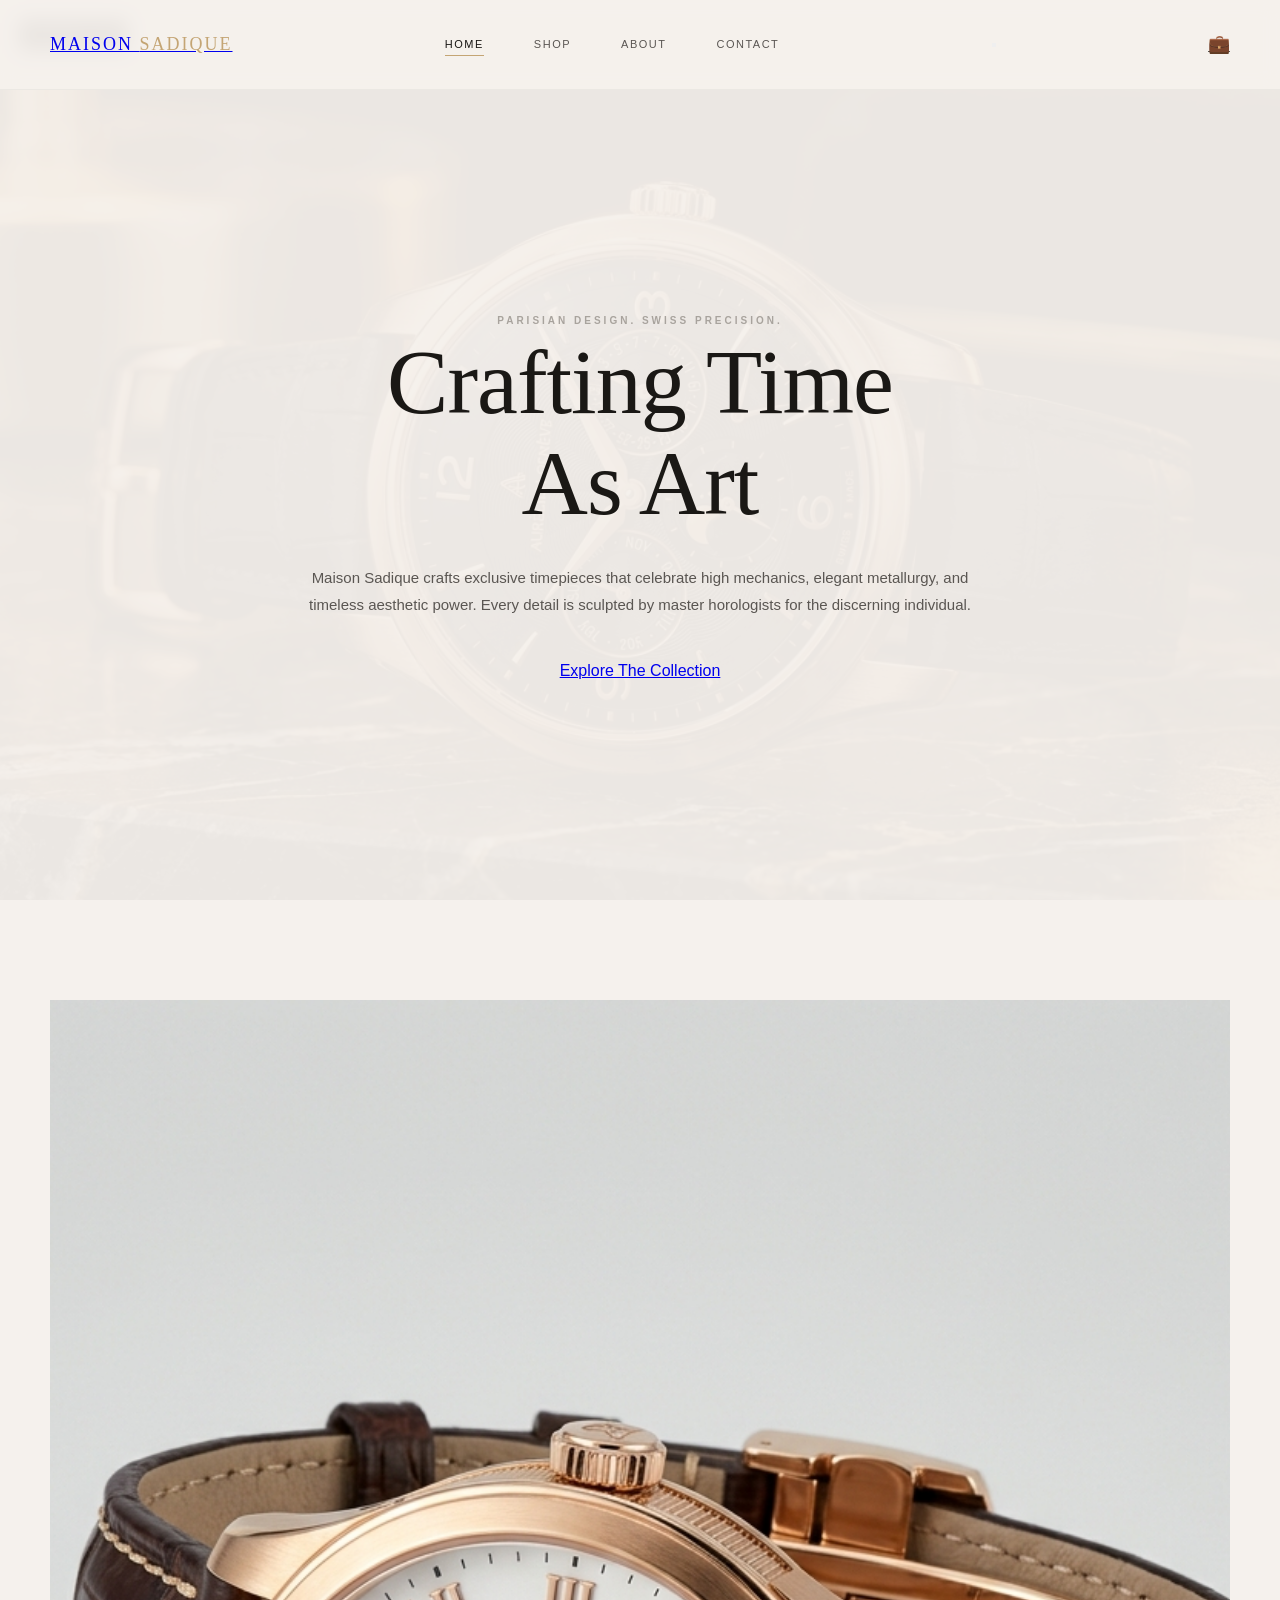
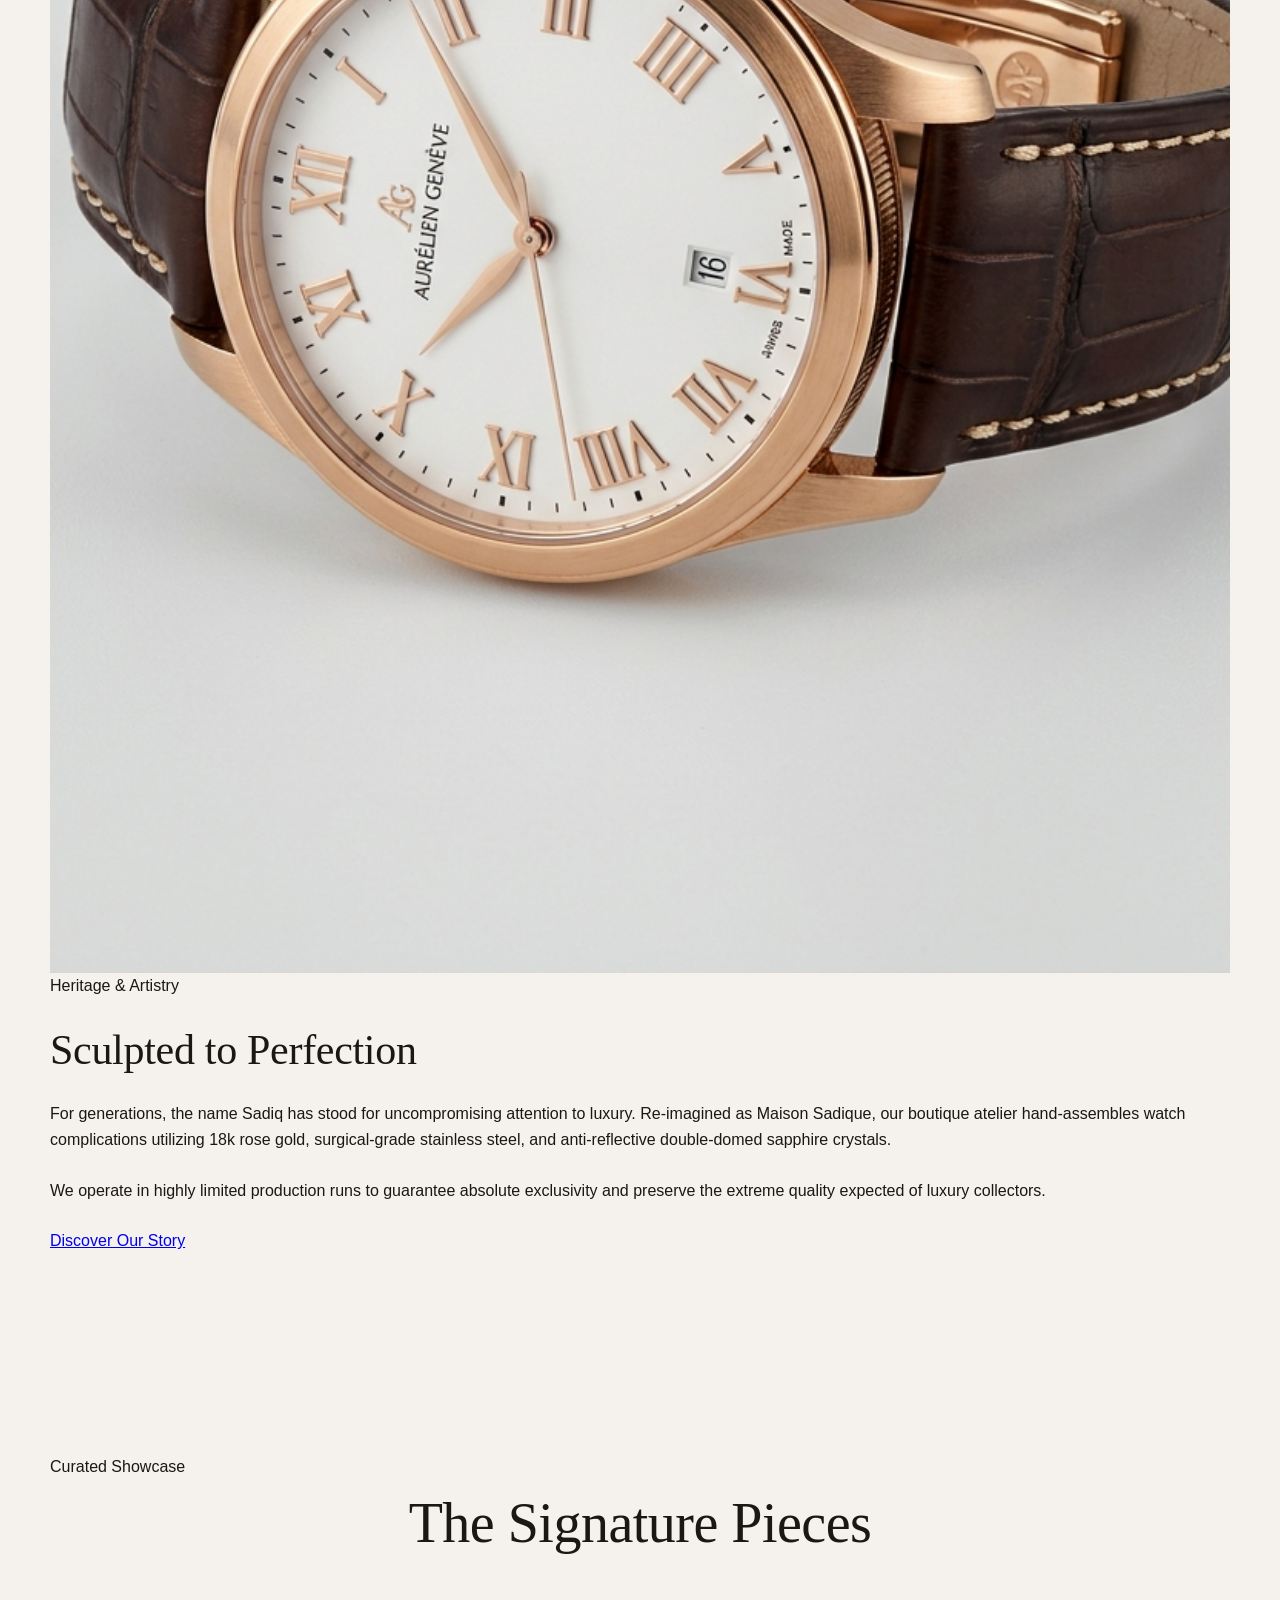
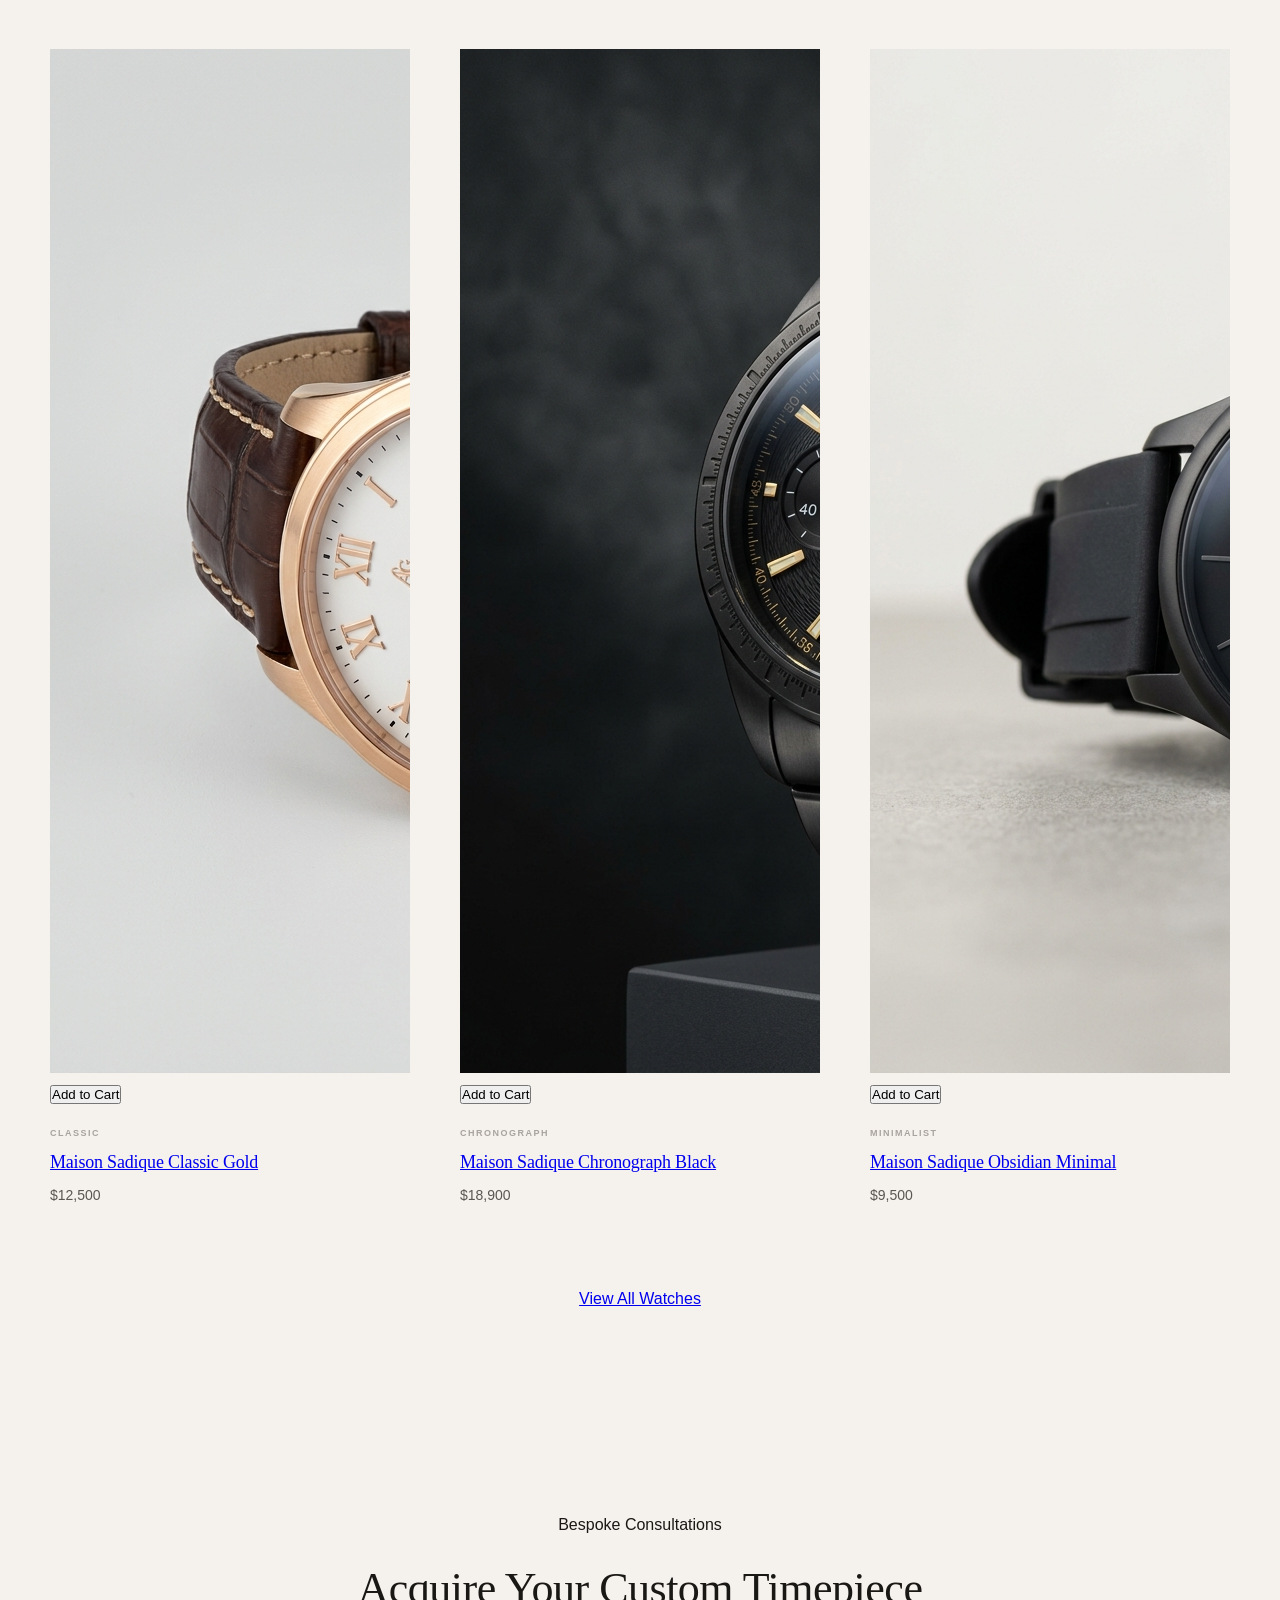
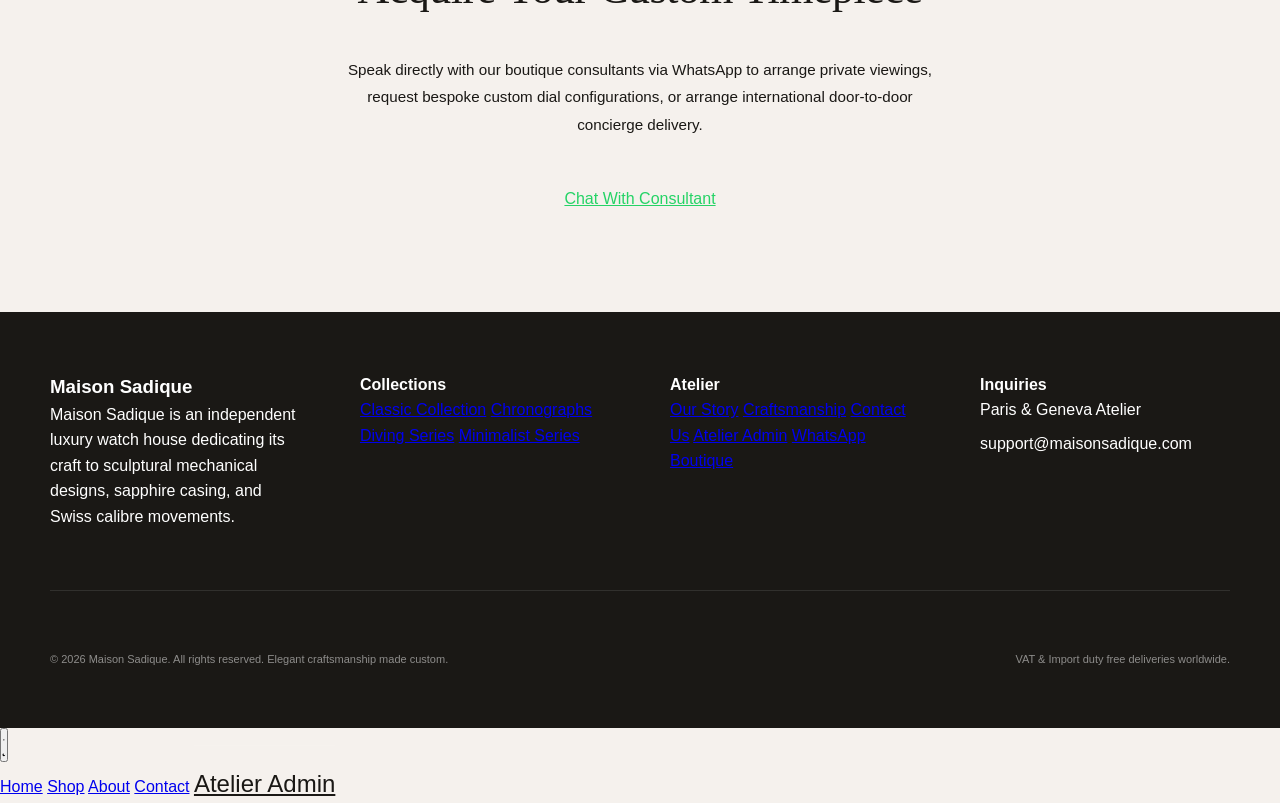
<file: index.html>
<!DOCTYPE html>
<html lang="en">
<head>
  <meta charset="UTF-8">
  <meta name="viewport" content="width=device-width, initial-scale=1.0">
  <meta name="description" content="Maison Sadique - Exquisite Swiss watchmaking and luxury timepieces. Explore our collections of hand-crafted chronographs and classic dress watches.">
  <title>Maison Sadique | Haute Horlogerie & Luxury Timepieces</title>
  <link rel="stylesheet" href="styles.css">
</head>
<body>

  <!-- Premium Header -->
  <header>
    <a href="index.html" class="logo">Maison <span>Sadique</span></a>
    <nav>
      <a href="index.html" class="active">Home</a>
      <a href="shop.html">Shop</a>
      <a href="about.html">About</a>
      <a href="contact.html">Contact</a>
    </nav>
    <div class="nav-actions">
      <a href="cart.html" class="cart-icon" aria-label="View Shopping Cart">
        &#128188; <!-- Cart suitcase icon -->
        <span class="cart-badge" style="display: none;">0</span>
      </a>
    </div>
  </header>

  <main>
    <!-- Cinematic Hero Section -->
    <section class="hero">
      <div class="hero-background">
        <img src="assets/hero.png" alt="Maison Sadique luxury watch on dark marble slab">
      </div>
      <div class="hero-content">
        <span class="hero-tagline">Parisian Design. Swiss Precision.</span>
        <h1 class="hero-title">Crafting Time <br>As Art</h1>
        <p class="hero-description">
          Maison Sadique crafts exclusive timepieces that celebrate high mechanics, elegant metallurgy, and timeless aesthetic power. Every detail is sculpted by master horologists for the discerning individual.
        </p>
        <a href="shop.html" class="btn-premium">Explore The Collection</a>
      </div>
    </section>

    <!-- Heritage & Craftsmanship Split Section -->
    <section class="section">
      <div class="showcase-row">
        <div class="showcase-image">
          <img src="assets/classic-gold.png" alt="Maison Sadique Classic Gold close-up detail" loading="lazy">
        </div>
        <div class="showcase-content">
          <span class="section-subtitle">Heritage & Artistry</span>
          <h2 class="showcase-title">Sculpted to Perfection</h2>
          <p class="showcase-text">
            For generations, the name Sadiq has stood for uncompromising attention to luxury. Re-imagined as Maison Sadique, our boutique atelier hand-assembles watch complications utilizing 18k rose gold, surgical-grade stainless steel, and anti-reflective double-domed sapphire crystals. 
          </p>
          <p class="showcase-text">
            We operate in highly limited production runs to guarantee absolute exclusivity and preserve the extreme quality expected of luxury collectors.
          </p>
          <a href="about.html" class="btn-premium">Discover Our Story</a>
        </div>
      </div>
    </section>

    <!-- Dynamic Featured Collection Section -->
    <section class="section" style="background-color: var(--bg-secondary); border-top: 1px solid var(--border-color-muted); border-bottom: 1px solid var(--border-color-muted); max-width: 100%;">
      <div style="max-width: var(--max-width); margin: 0 auto;">
        <div class="section-header">
          <span class="section-subtitle">Curated Showcase</span>
          <h2 class="section-title">The Signature Pieces</h2>
        </div>
        
        <!-- Target container for app.js dynamic rendering -->
        <div class="products-grid" id="featured-products-grid">
          <!-- Featured items injected dynamically -->
        </div>
        
        <div style="text-align: center; margin-top: 5rem;">
          <a href="shop.html" class="btn-premium">View All Watches</a>
        </div>
      </div>
    </section>

    <!-- Final CTA Banner -->
    <section class="section" style="text-align: center;">
      <span class="section-subtitle" style="display: block; margin-bottom: 1rem;">Bespoke Consultations</span>
      <h2 class="section-title" style="margin-bottom: 2rem; font-family: var(--font-serif); font-size: 2.75rem;">Acquire Your Custom Timepiece</h2>
      <p style="color: var(--text-secondary); max-width: 600px; margin: 0 auto 3rem auto; line-height: 1.8; font-size: 0.95rem;">
        Speak directly with our boutique consultants via WhatsApp to arrange private viewings, request bespoke custom dial configurations, or arrange international door-to-door concierge delivery.
      </p>
      <a href="https://wa.me/447123456789?text=Hello%20Maison%20Sadique%2C%20I%20would%20like%20to%20inquire%20about%20arranging%20a%20private%20consultation%20for%20a%20watch%20order." target="_blank" class="btn-premium" style="border-color: #25d366; color: #25d366;">
        Chat With Consultant
      </a>
    </section>
  </main>

  <!-- Premium Footer -->
  <footer>
    <div class="footer-content">
      <div class="footer-info">
        <h3 class="footer-logo">Maison <span>Sadique</span></h3>
        <p class="footer-desc">
          Maison Sadique is an independent luxury watch house dedicating its craft to sculptural mechanical designs, sapphire casing, and Swiss calibre movements.
        </p>
      </div>
      <div class="footer-links-group">
        <h4 class="footer-links-title">Collections</h4>
        <div class="footer-links">
          <a href="shop.html">Classic Collection</a>
          <a href="shop.html">Chronographs</a>
          <a href="shop.html">Diving Series</a>
          <a href="shop.html">Minimalist Series</a>
        </div>
      </div>
      <div class="footer-links-group">
        <h4 class="footer-links-title">Atelier</h4>
        <div class="footer-links">
          <a href="about.html">Our Story</a>
          <a href="about.html">Craftsmanship</a>
          <a href="contact.html">Contact Us</a>
          <a href="admin.html">Atelier Admin</a>
          <a href="https://wa.me/447123456789" target="_blank">WhatsApp Boutique</a>
        </div>
      </div>
      <div class="footer-links-group">
        <h4 class="footer-links-title">Inquiries</h4>
        <div class="footer-links">
          <span style="color: var(--text-secondary); display: block; margin-bottom: 0.5rem;">Paris & Geneva Atelier</span>
          <span style="color: var(--text-secondary); display: block;">support@maisonsadique.com</span>
        </div>
      </div>
    </div>
    
    <div class="footer-bottom">
      <p>&copy; 2026 Maison Sadique. All rights reserved. Elegant craftsmanship made custom.</p>
      <p>VAT & Import duty free deliveries worldwide.</p>
    </div>
  </footer>

  <script src="app.js"></script>
</body>
</html>
</file>
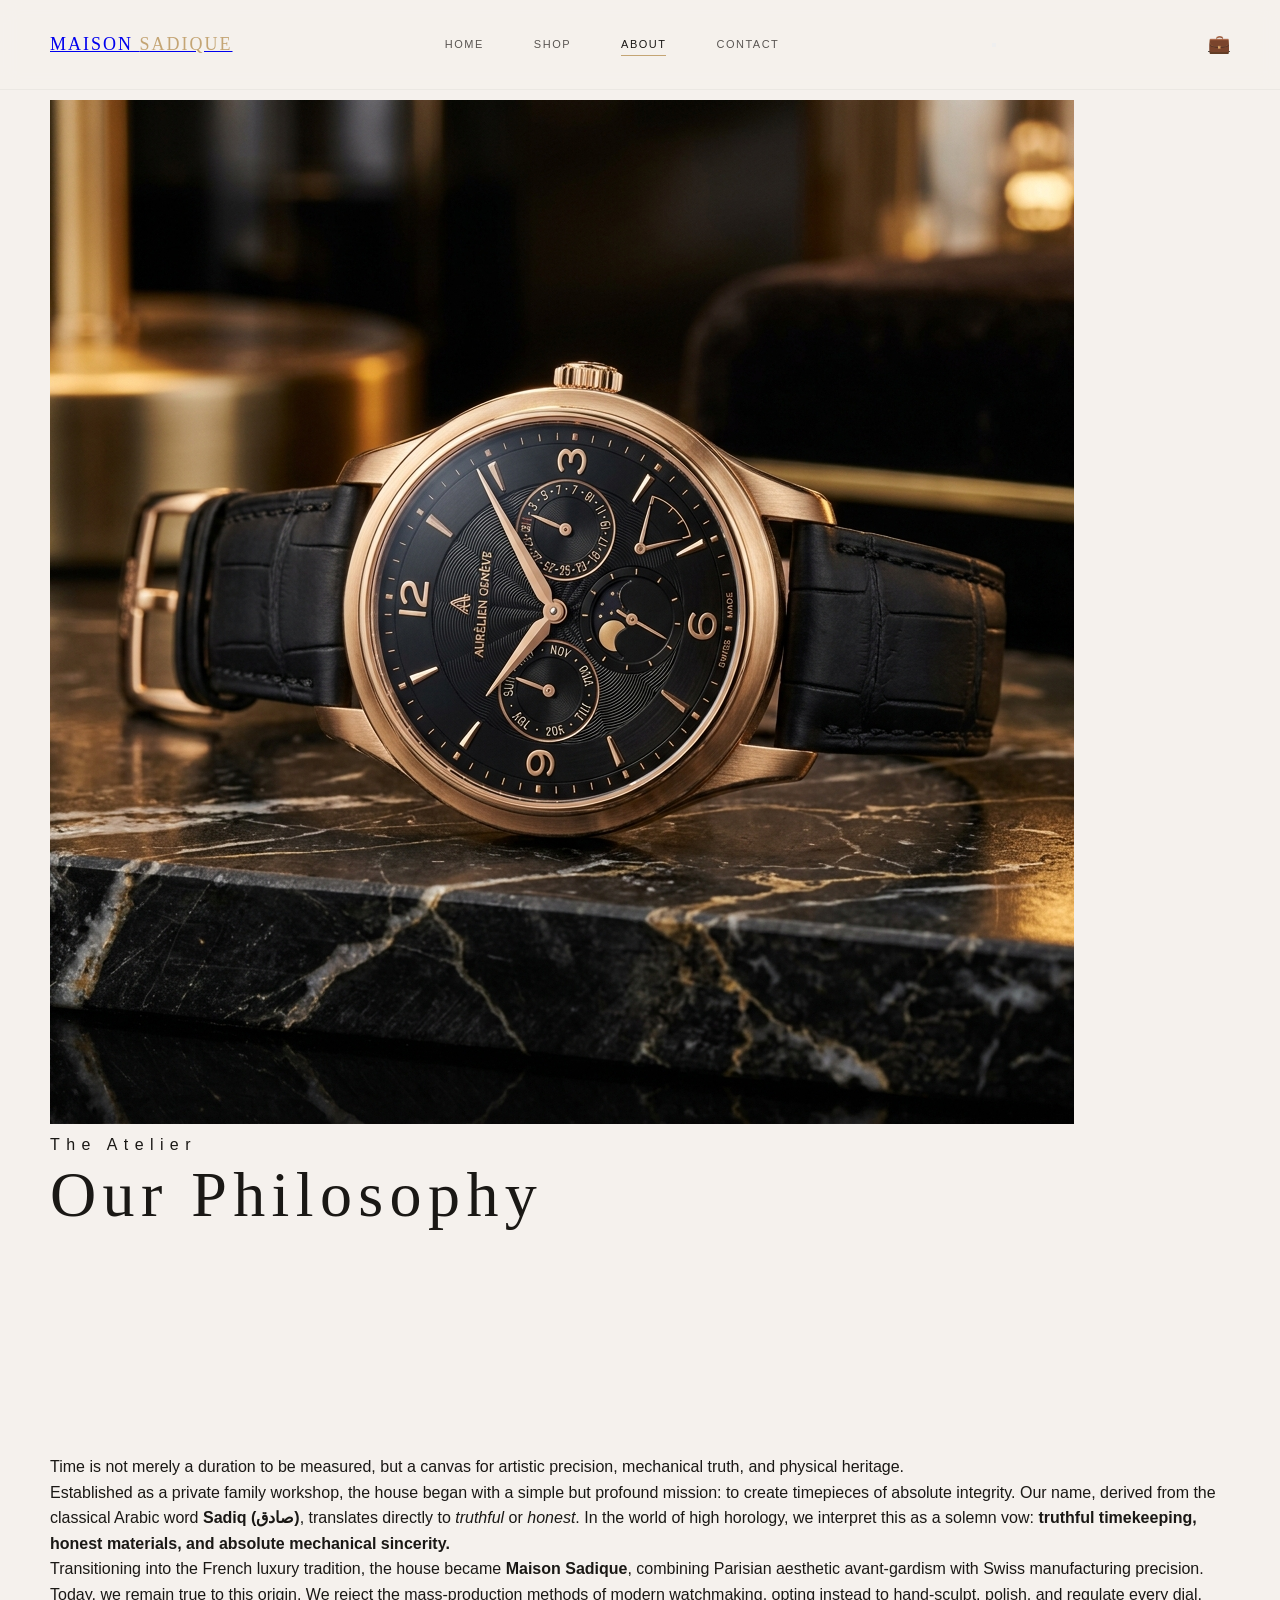
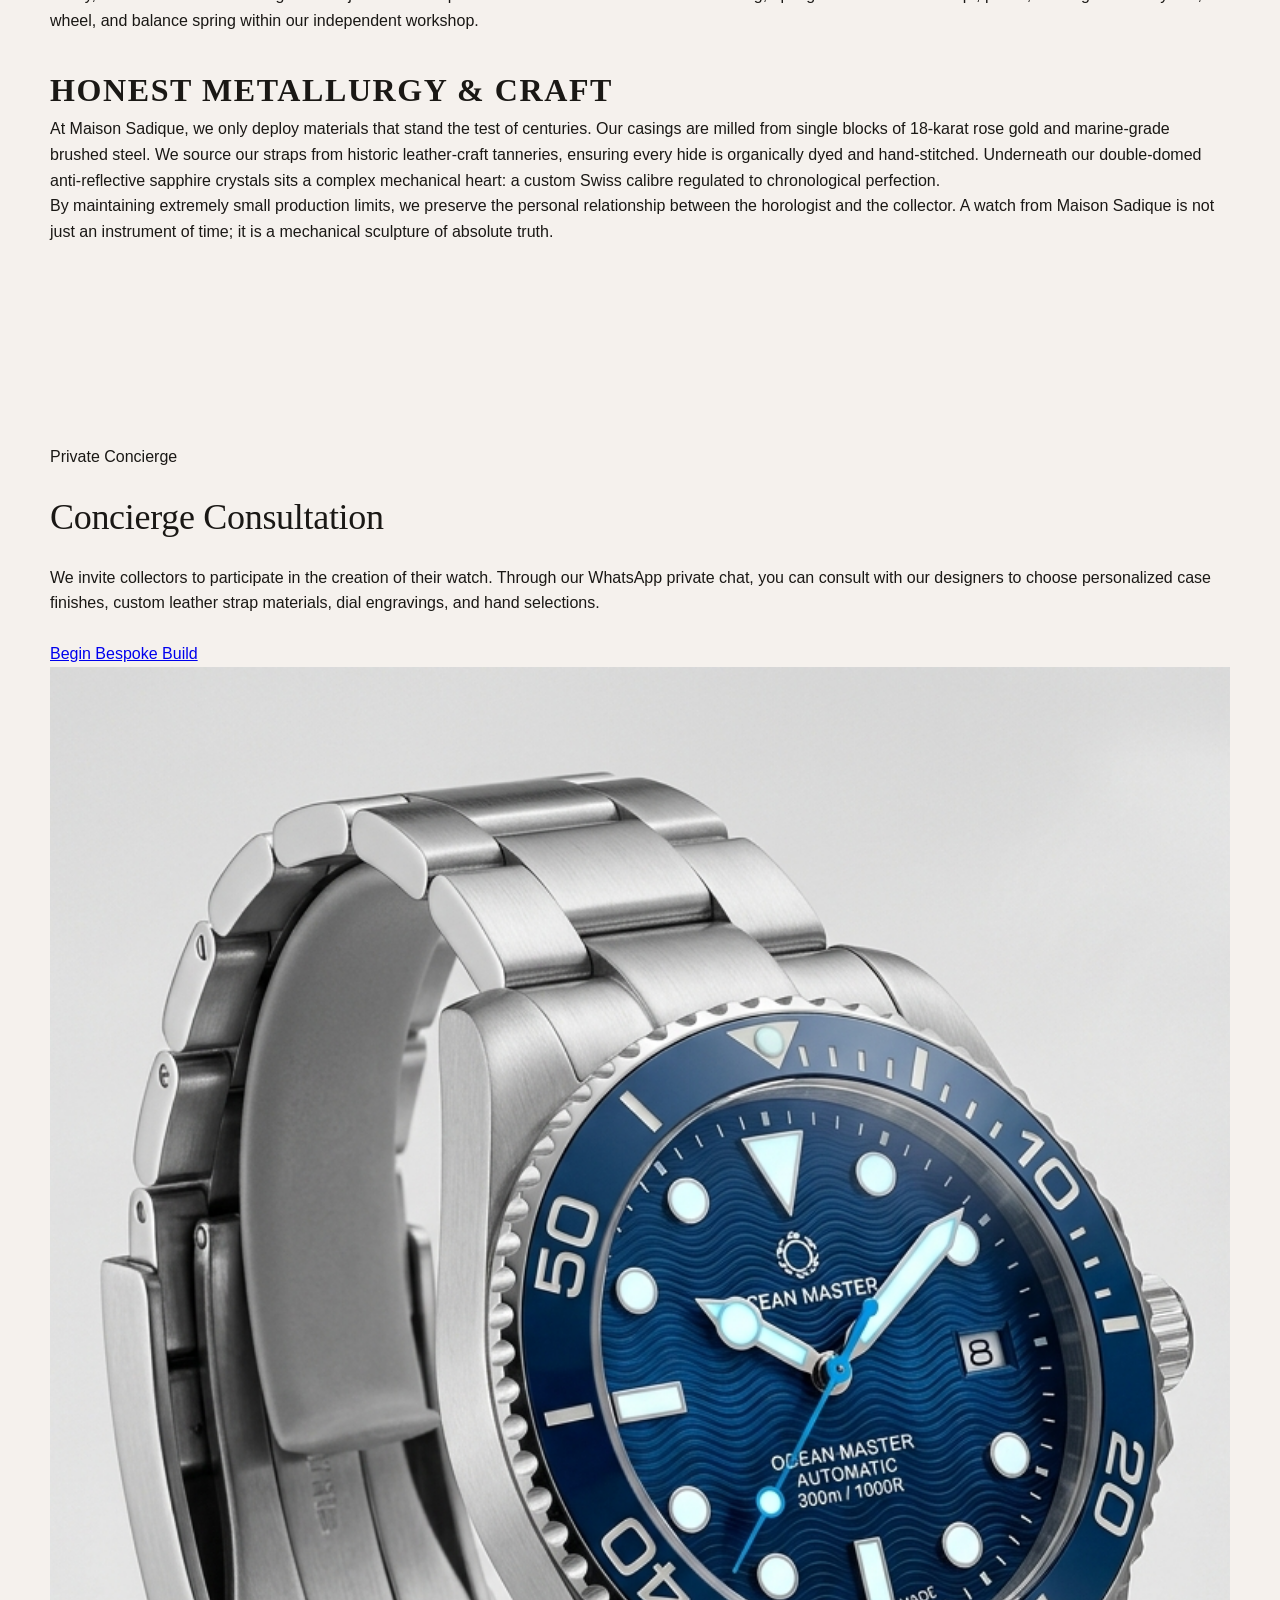
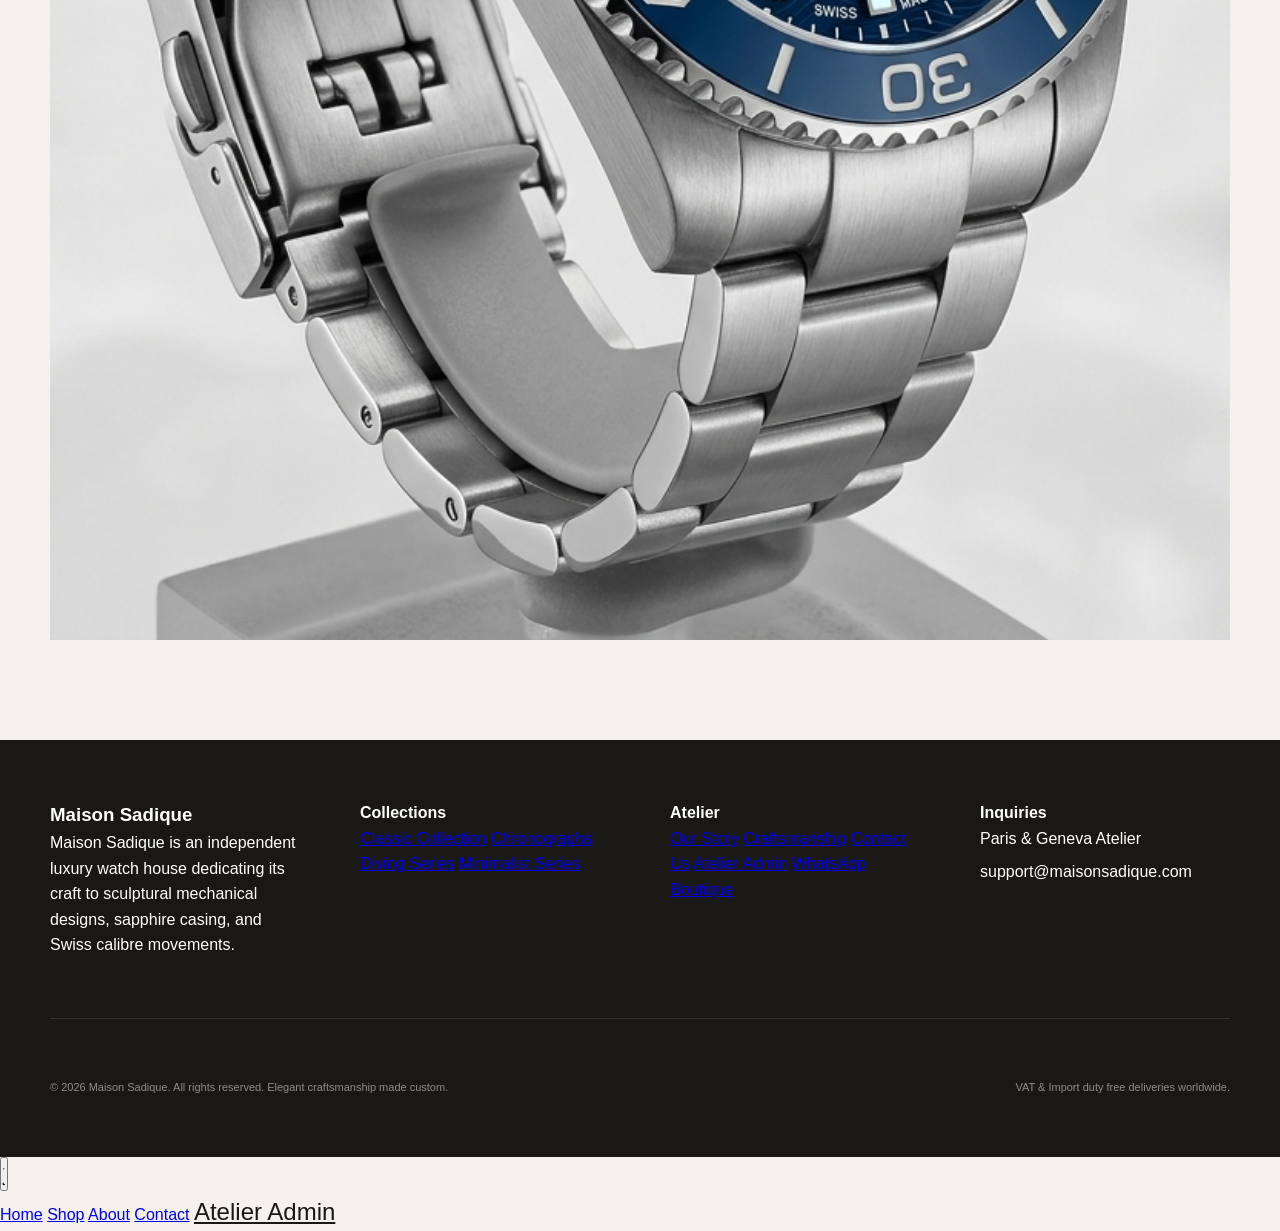
<file: about.html>
<!DOCTYPE html>
<html lang="en">
<head>
  <meta charset="UTF-8">
  <meta name="viewport" content="width=device-width, initial-scale=1.0">
  <meta name="description" content="Discover the history of Maison Sadique. Learn about our commitment to truthful Swiss horology, honest craftsmanship, and custom luxury timepieces.">
  <title>Maison Sadique | Our Story & Craftsmanship</title>
  <link rel="stylesheet" href="styles.css">
</head>
<body>

  <!-- Premium Header -->
  <header>
    <a href="index.html" class="logo">Maison <span>Sadique</span></a>
    <nav>
      <a href="index.html">Home</a>
      <a href="shop.html">Shop</a>
      <a href="about.html" class="active">About</a>
      <a href="contact.html">Contact</a>
    </nav>
    <div class="nav-actions">
      <a href="cart.html" class="cart-icon" aria-label="View Shopping Cart">
        &#128188; <!-- Cart suitcase icon -->
        <span class="cart-badge" style="display: none;">0</span>
      </a>
    </div>
  </header>

  <main>
    <!-- About Hero -->
    <section class="about-hero">
      <img src="assets/hero.png" alt="Maison Sadique luxury watchmaking workshop background">
      <div class="about-hero-content">
        <span class="section-subtitle" style="letter-spacing: 0.4em;">The Atelier</span>
        <h1 class="product-detail-name" style="font-size: 4rem; letter-spacing: 0.1em;">Our Philosophy</h1>
      </div>
    </section>

    <!-- Editorial Text Section -->
    <section class="editorial-section">
      <blockquote class="editorial-para">
        Time is not merely a duration to be measured, but a canvas for artistic precision, mechanical truth, and physical heritage.
      </blockquote>
      
      <div class="editorial-body">
        <p>
          Established as a private family workshop, the house began with a simple but profound mission: to create timepieces of absolute integrity. Our name, derived from the classical Arabic word <strong>Sadiq (صادق)</strong>, translates directly to <em>truthful</em> or <em>honest</em>. In the world of high horology, we interpret this as a solemn vow: <strong>truthful timekeeping, honest materials, and absolute mechanical sincerity.</strong>
        </p>
        
        <p>
          Transitioning into the French luxury tradition, the house became <strong>Maison Sadique</strong>, combining Parisian aesthetic avant-gardism with Swiss manufacturing precision. Today, we remain true to this origin. We reject the mass-production methods of modern watchmaking, opting instead to hand-sculpt, polish, and regulate every dial, wheel, and balance spring within our independent workshop.
        </p>

        <h3 style="font-family: var(--font-serif); font-size: 2rem; color: var(--accent-gold); margin-top: 2rem; text-transform: uppercase; letter-spacing: 0.05em;">Honest Metallurgy & Craft</h3>
        <p>
          At Maison Sadique, we only deploy materials that stand the test of centuries. Our casings are milled from single blocks of 18-karat rose gold and marine-grade brushed steel. We source our straps from historic leather-craft tanneries, ensuring every hide is organically dyed and hand-stitched. Underneath our double-domed anti-reflective sapphire crystals sits a complex mechanical heart: a custom Swiss calibre regulated to chronological perfection.
        </p>

        <p>
          By maintaining extremely small production limits, we preserve the personal relationship between the horologist and the collector. A watch from Maison Sadique is not just an instrument of time; it is a mechanical sculpture of absolute truth.
        </p>
      </div>
    </section>

    <!-- Split Visual Showcase -->
    <section class="section" style="border-top: 1px solid var(--border-color-muted); max-width: 100%; background: var(--bg-secondary);">
      <div style="max-width: var(--max-width); margin: 0 auto;">
        <div class="showcase-row">
          <div class="showcase-content">
            <span class="section-subtitle">Private Concierge</span>
            <h2 class="showcase-title" style="font-size: 2.25rem;">Concierge Consultation</h2>
            <p class="showcase-text">
              We invite collectors to participate in the creation of their watch. Through our WhatsApp private chat, you can consult with our designers to choose personalized case finishes, custom leather strap materials, dial engravings, and hand selections.
            </p>
            <a href="https://wa.me/447123456789?text=Hello%20Maison%20Sadique%2C%20I%20would%20like%20to%20discuss%20a%20custom%20watch%20build." target="_blank" class="btn-premium">Begin Bespoke Build</a>
          </div>
          <div class="showcase-image">
            <img src="assets/sport-dive.png" alt="Maison Sadique watch on stainless steel" loading="lazy">
          </div>
        </div>
      </div>
    </section>
  </main>

  <!-- Premium Footer -->
  <footer>
    <div class="footer-content">
      <div class="footer-info">
        <h3 class="footer-logo">Maison <span>Sadique</span></h3>
        <p class="footer-desc">
          Maison Sadique is an independent luxury watch house dedicating its craft to sculptural mechanical designs, sapphire casing, and Swiss calibre movements.
        </p>
      </div>
      <div class="footer-links-group">
        <h4 class="footer-links-title">Collections</h4>
        <div class="footer-links">
          <a href="shop.html">Classic Collection</a>
          <a href="shop.html">Chronographs</a>
          <a href="shop.html">Diving Series</a>
          <a href="shop.html">Minimalist Series</a>
        </div>
      </div>
      <div class="footer-links-group">
        <h4 class="footer-links-title">Atelier</h4>
        <div class="footer-links">
          <a href="about.html">Our Story</a>
          <a href="about.html">Craftsmanship</a>
          <a href="contact.html">Contact Us</a>
          <a href="admin.html">Atelier Admin</a>
          <a href="https://wa.me/447123456789" target="_blank">WhatsApp Boutique</a>
        </div>
      </div>
      <div class="footer-links-group">
        <h4 class="footer-links-title">Inquiries</h4>
        <div class="footer-links">
          <span style="color: var(--text-secondary); display: block; margin-bottom: 0.5rem;">Paris & Geneva Atelier</span>
          <span style="color: var(--text-secondary); display: block;">support@maisonsadique.com</span>
        </div>
      </div>
    </div>
    
    <div class="footer-bottom">
      <p>&copy; 2026 Maison Sadique. All rights reserved. Elegant craftsmanship made custom.</p>
      <p>VAT & Import duty free deliveries worldwide.</p>
    </div>
  </footer>

  <script src="app.js"></script>
</body>
</html>
</file>
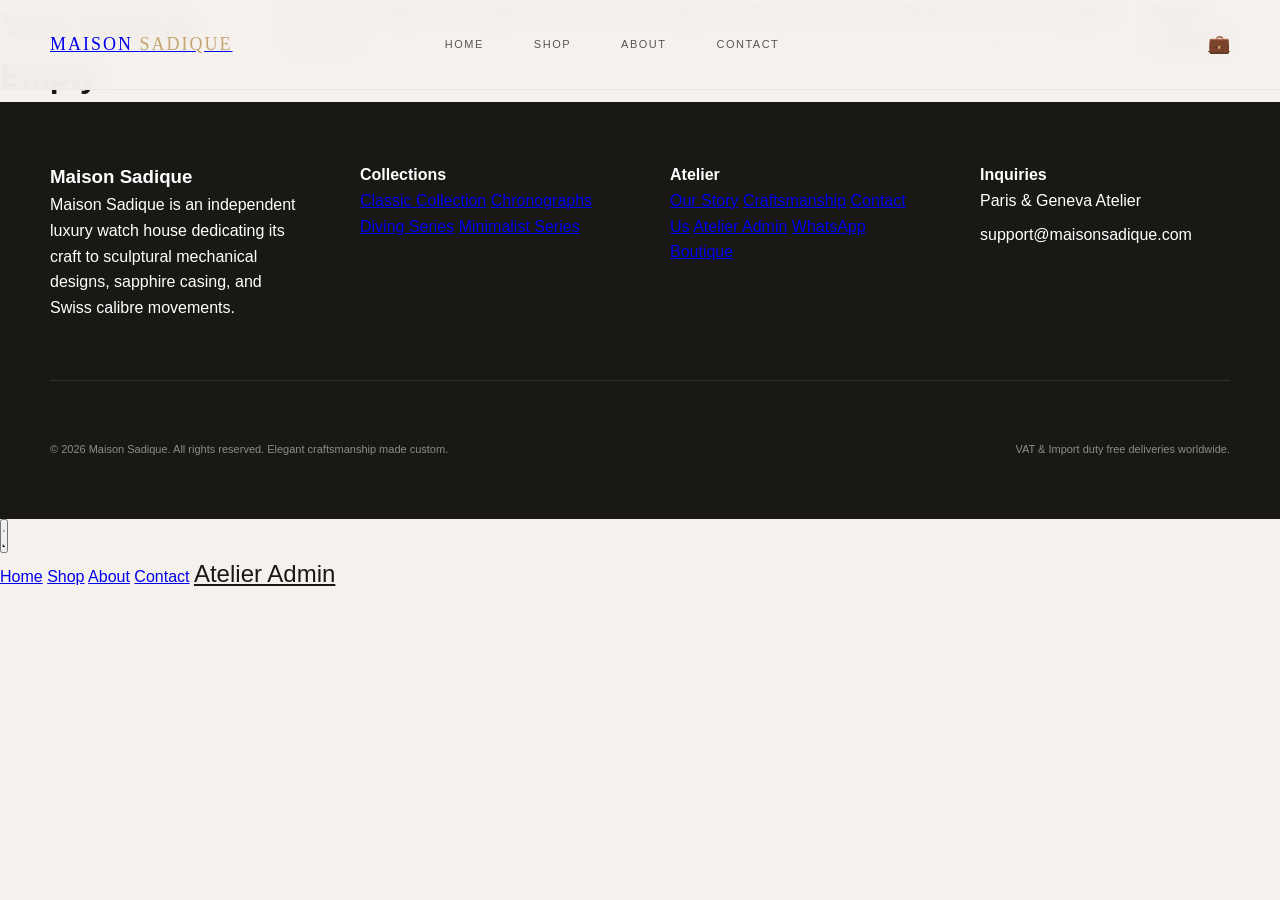
<file: cart.html>
<!DOCTYPE html>
<html lang="en">
<head>
  <meta charset="UTF-8">
  <meta name="viewport" content="width=device-width, initial-scale=1.0">
  <meta name="description" content="View items in your luxury cart and complete your purchase. Checkout securely via our WhatsApp boutique concierge service.">
  <title>Maison Sadique | Checkout & Cart</title>
  <link rel="stylesheet" href="styles.css">
</head>
<body>

  <!-- Premium Header -->
  <header>
    <a href="index.html" class="logo">Maison <span>Sadique</span></a>
    <nav>
      <a href="index.html">Home</a>
      <a href="shop.html">Shop</a>
      <a href="about.html">About</a>
      <a href="contact.html">Contact</a>
    </nav>
    <div class="nav-actions">
      <a href="cart.html" class="cart-icon" aria-label="View Shopping Cart">
        &#128188; <!-- Cart suitcase icon -->
        <span class="cart-badge" style="display: none;">0</span>
      </a>
    </div>
  </header>

  <main>
    <!-- Shopping Cart Grid (rendered dynamically by app.js) -->
    <div class="cart-page-container" id="cart-checkout-view" style="display: none;">
      
      <!-- Left: Cart Items & Shipping Form -->
      <section>
        <h1 style="font-family: var(--font-serif); font-size: 2.5rem; text-transform: uppercase; margin-bottom: 3rem; border-bottom: 1px solid var(--border-color); padding-bottom: 1.5rem;">Your Selection</h1>
        
        <!-- Cart Items Target Container -->
        <div class="cart-items-panel" id="cart-items-container">
          <!-- Item rows dynamically injected -->
        </div>

        <!-- Shipping and Delivery Information Form -->
        <form class="shipping-form" id="checkout-form" style="margin-top: 5rem;">
          <h2 style="font-family: var(--font-serif); font-size: 1.75rem; text-transform: uppercase; margin-bottom: 2rem; border-bottom: 1px solid var(--border-color-muted); padding-bottom: 1rem;">Delivery & Concierge Details</h2>
          
          <div class="form-group">
            <label class="form-label" for="cus-name">Full Name *</label>
            <input type="text" id="cus-name" class="form-input" required placeholder="e.g. Jean Dupont">
          </div>
          
          <div class="form-group">
            <label class="form-label" for="cus-phone">Phone Number (with WhatsApp) *</label>
            <input type="tel" id="cus-phone" class="form-input" required placeholder="e.g. +33 6 1234 5678">
          </div>
          
          <div class="form-group">
            <label class="form-label" for="cus-address">Delivery Address *</label>
            <input type="text" id="cus-address" class="form-input" required placeholder="e.g. 15 Rue de la Paix, 75002 Paris, France">
          </div>

          <div class="form-group">
            <label class="form-label" for="cus-notes">Bespoke Requests / Delivery Notes</label>
            <input type="text" id="cus-notes" class="form-input" placeholder="e.g. Engrave initials 'S.A' on casing back, leave at concierge desk">
          </div>
          
          <!-- Hidden submit to trigger form validation on checkout click -->
          <input type="submit" id="hidden-submit" style="display: none;">
        </form>
      </section>

      <!-- Right: Summary & Checkout button -->
      <section>
        <div class="checkout-summary-panel" id="cart-summary-panel">
          <h3 class="summary-title">Boutique Summary</h3>
          
          <div class="summary-row">
            <span>Subtotal</span>
            <span id="cart-subtotal">$0</span>
          </div>
          
          <div class="summary-row">
            <span>Insured Shipping</span>
            <span style="color: var(--accent-gold); font-weight: 500;">Complimentary</span>
          </div>

          <div class="summary-row">
            <span>Import Duties / Custom Clearance</span>
            <span style="color: var(--accent-gold); font-weight: 500;">Included</span>
          </div>
          
          <div class="summary-row total">
            <span>Total Amount</span>
            <span class="total-price" id="cart-total">$0</span>
          </div>
          
          <p style="font-size: 0.75rem; color: var(--text-secondary); line-height: 1.6; margin: 2rem 0; text-align: justify;">
            <strong>WhatsApp Checkout:</strong> To preserve the luxury custom experience, final purchase confirmation and payment execution occur in a secure chat thread with our boutique team. Your details will be prefilled in the chat message automatically.
          </p>

          <button class="btn-checkout" onclick="document.getElementById('hidden-submit').click();">
            <span>Process Order via WhatsApp</span>
          </button>
        </div>
      </section>

    </div>

    <!-- Empty Cart View -->
    <div class="cart-empty-view" id="cart-empty-view" style="display: none;">
      <h1 class="cart-empty-title">Your Suite is Empty</h1>
      <p class="cart-empty-text">
        You have not added any timepieces to your current boutique cart. Please browse our collections to find your signature accessory.
      </p>
      <a href="shop.html" class="btn-premium">Browse Collections</a>
    </div>
  </main>

  <!-- Premium Footer -->
  <footer>
    <div class="footer-content">
      <div class="footer-info">
        <h3 class="footer-logo">Maison <span>Sadique</span></h3>
        <p class="footer-desc">
          Maison Sadique is an independent luxury watch house dedicating its craft to sculptural mechanical designs, sapphire casing, and Swiss calibre movements.
        </p>
      </div>
      <div class="footer-links-group">
        <h4 class="footer-links-title">Collections</h4>
        <div class="footer-links">
          <a href="shop.html">Classic Collection</a>
          <a href="shop.html">Chronographs</a>
          <a href="shop.html">Diving Series</a>
          <a href="shop.html">Minimalist Series</a>
        </div>
      </div>
      <div class="footer-links-group">
        <h4 class="footer-links-title">Atelier</h4>
        <div class="footer-links">
          <a href="about.html">Our Story</a>
          <a href="about.html">Craftsmanship</a>
          <a href="contact.html">Contact Us</a>
          <a href="admin.html">Atelier Admin</a>
          <a href="https://wa.me/447123456789" target="_blank">WhatsApp Boutique</a>
        </div>
      </div>
      <div class="footer-links-group">
        <h4 class="footer-links-title">Inquiries</h4>
        <div class="footer-links">
          <span style="color: var(--text-secondary); display: block; margin-bottom: 0.5rem;">Paris & Geneva Atelier</span>
          <span style="color: var(--text-secondary); display: block;">support@maisonsadique.com</span>
        </div>
      </div>
    </div>
    
    <div class="footer-bottom">
      <p>&copy; 2026 Maison Sadique. All rights reserved. Elegant craftsmanship made custom.</p>
      <p>VAT & Import duty free deliveries worldwide.</p>
    </div>
  </footer>

  <script src="app.js"></script>
</body>
</html>
</file>
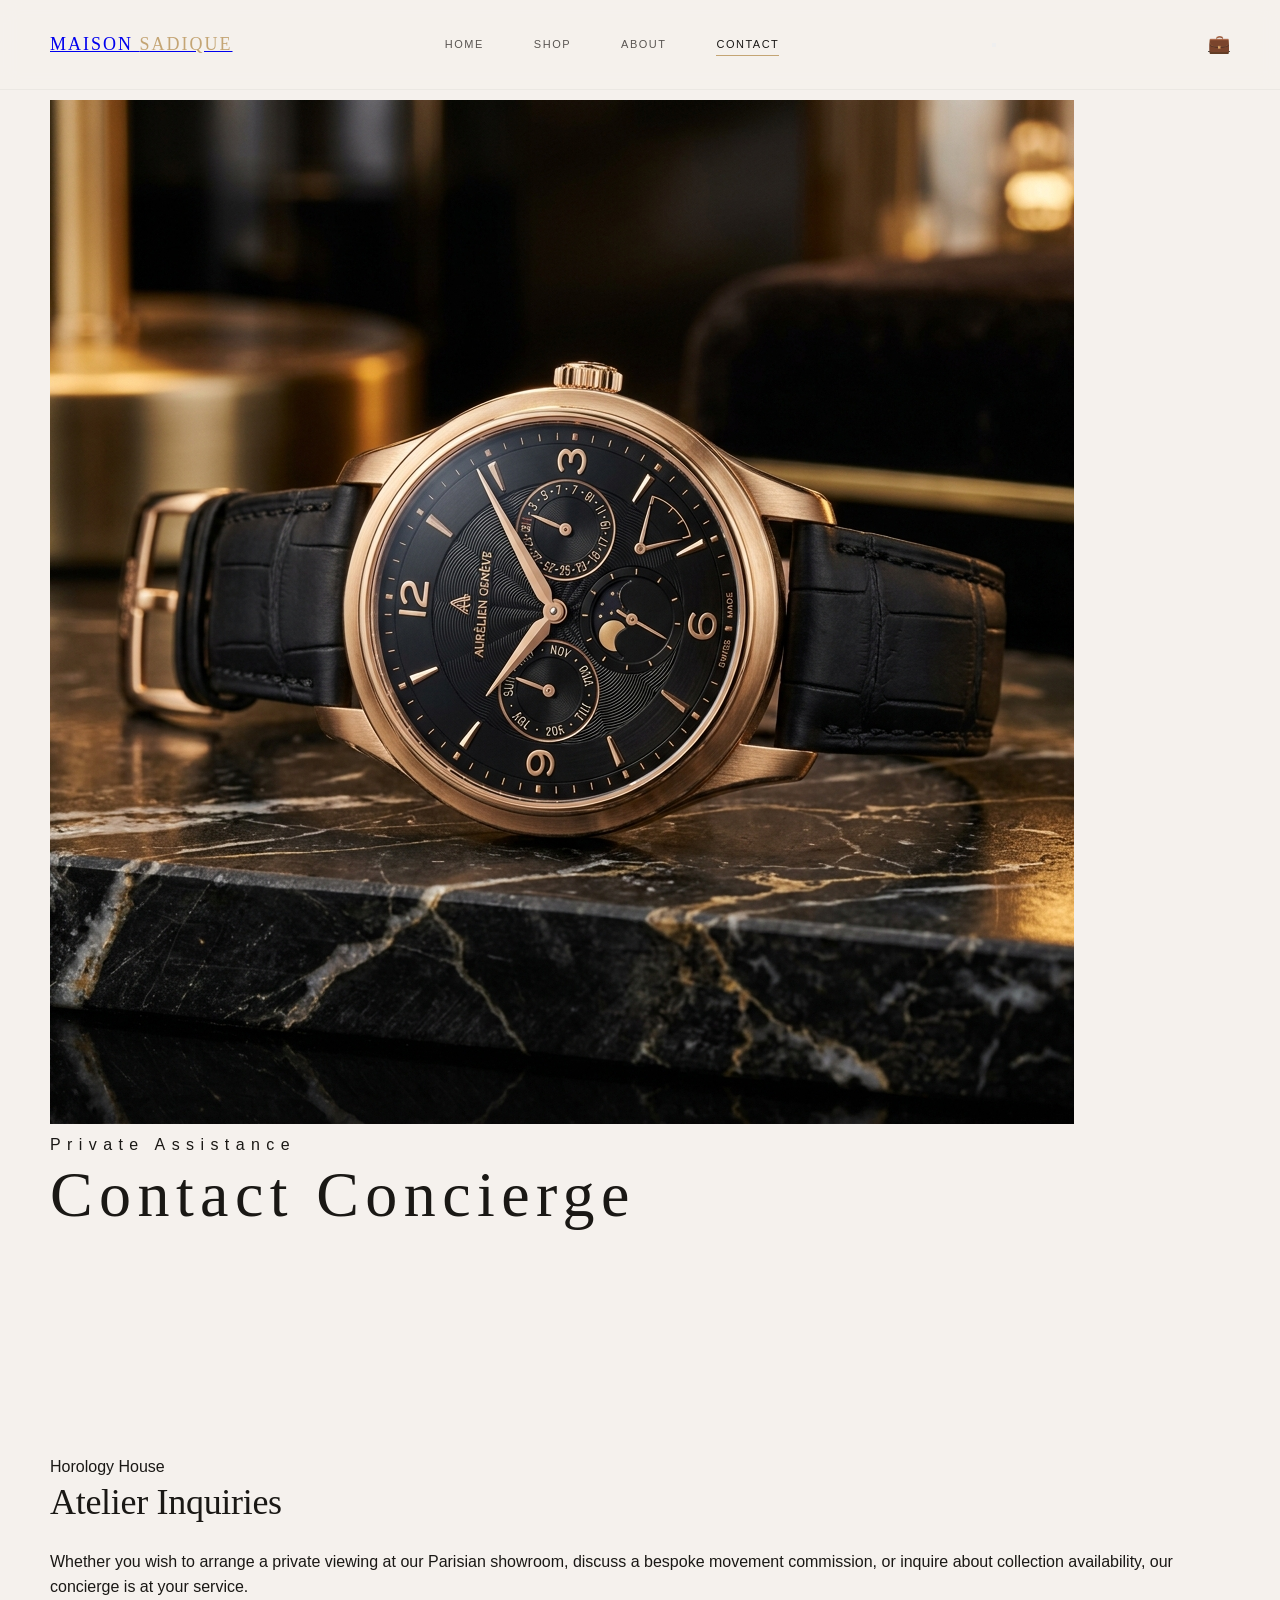
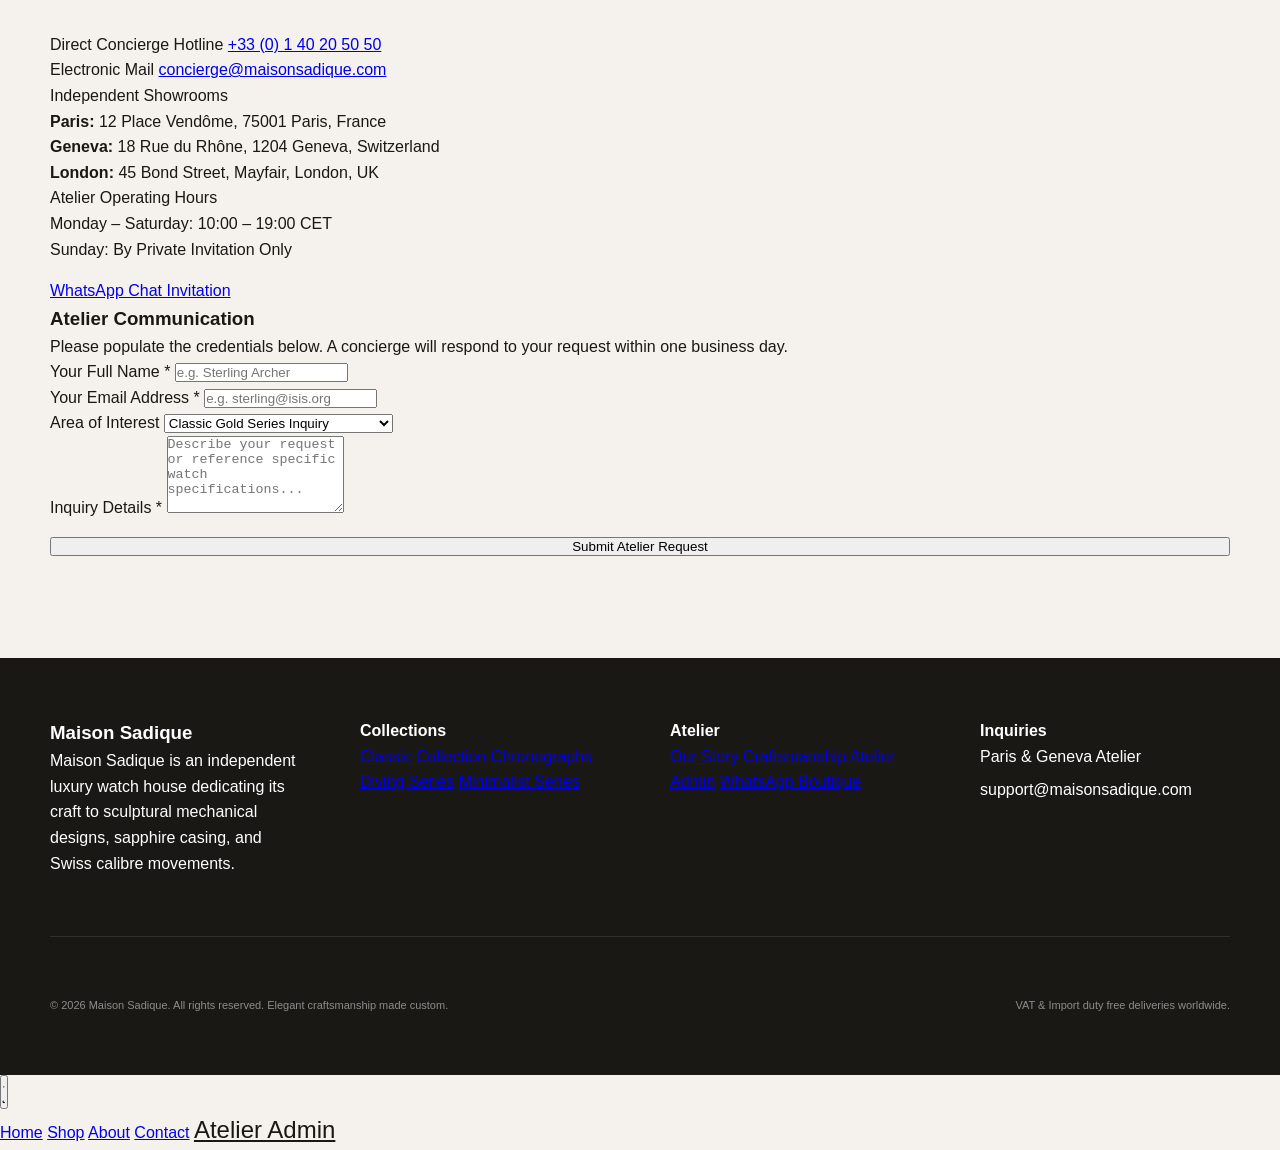
<file: contact.html>
<!DOCTYPE html>
<html lang="en">
<head>
  <meta charset="UTF-8">
  <meta name="viewport" content="width=device-width, initial-scale=1.0">
  <meta name="description" content="Contact Maison Sadique. Reach out to our private concierge for bespoke commissions, boutique appointments, or horology service inquiries.">
  <title>Maison Sadique | Contact our Concierge & Atelier</title>
  <link rel="stylesheet" href="styles.css">
</head>
<body>

  <!-- Premium Header -->
  <header>
    <a href="index.html" class="logo">Maison <span>Sadique</span></a>
    <nav>
      <a href="index.html">Home</a>
      <a href="shop.html">Shop</a>
      <a href="about.html">About</a>
      <a href="contact.html" class="active">Contact</a>
    </nav>
    <div class="nav-actions">
      <a href="cart.html" class="cart-icon" aria-label="View Shopping Cart">
        &#128188; <!-- Cart suitcase icon -->
        <span class="cart-badge" style="display: none;">0</span>
      </a>
    </div>
  </header>

  <main>
    <!-- Contact Hero -->
    <section class="about-hero">
      <img src="assets/hero.png" alt="Maison Sadique workbench in Paris workshop">
      <div class="about-hero-content">
        <span class="section-subtitle" style="letter-spacing: 0.4em;">Private Assistance</span>
        <h1 class="product-detail-name" style="font-size: 4rem; letter-spacing: 0.1em;">Contact Concierge</h1>
      </div>
    </section>

    <!-- Contact Content Grid -->
    <section class="contact-section">
      <div class="contact-grid">
        
        <!-- Left Side: Concierge Info -->
        <div class="contact-info-panel" style="animation: tabFadeIn 0.5s ease;">
          <span class="section-subtitle">Horology House</span>
          <h2 class="showcase-title" style="font-size: 2.25rem; margin-bottom: 1.5rem;">Atelier Inquiries</h2>
          <p class="showcase-text" style="margin-bottom: 2rem;">
            Whether you wish to arrange a private viewing at our Parisian showroom, discuss a bespoke movement commission, or inquire about collection availability, our concierge is at your service.
          </p>

          <div class="contact-details">
            <div class="detail-item">
              <span class="detail-label">Direct Concierge Hotline</span>
              <a href="tel:+33140205050" class="detail-val">+33 (0) 1 40 20 50 50</a>
            </div>
            
            <div class="detail-item">
              <span class="detail-label">Electronic Mail</span>
              <a href="mailto:concierge@maisonsadique.com" class="detail-val">concierge@maisonsadique.com</a>
            </div>

            <div class="detail-item">
              <span class="detail-label">Independent Showrooms</span>
              <p class="detail-val-text"><strong>Paris:</strong> 12 Place Vendôme, 75001 Paris, France</p>
              <p class="detail-val-text"><strong>Geneva:</strong> 18 Rue du Rhône, 1204 Geneva, Switzerland</p>
              <p class="detail-val-text"><strong>London:</strong> 45 Bond Street, Mayfair, London, UK</p>
            </div>

            <div class="detail-item">
              <span class="detail-label">Atelier Operating Hours</span>
              <p class="detail-val-text">Monday – Saturday: 10:00 – 19:00 CET</p>
              <p class="detail-val-text">Sunday: By Private Invitation Only</p>
            </div>
          </div>

          <a href="https://wa.me/447123456789?text=Hello%20Maison%20Sadique%2C%20I%20would%20like%20to%20arrange%20a%20private%20atelier%20consultation." target="_blank" class="btn-premium" style="display: inline-block; margin-top: 1rem;">
            WhatsApp Chat Invitation
          </a>
        </div>

        <!-- Right Side: Contact Form -->
        <div class="contact-form-panel" style="animation: tabFadeIn 0.7s ease;">
          <div class="glass-form-card">
            <h3 class="form-card-title">Atelier Communication</h3>
            <p class="form-card-subtitle">Please populate the credentials below. A concierge will respond to your request within one business day.</p>
            
            <form id="contact-form">
              <div class="form-row">
                <div class="form-group">
                  <label for="c-name">Your Full Name *</label>
                  <input type="text" id="c-name" required placeholder="e.g. Sterling Archer" autocomplete="name">
                </div>
              </div>

              <div class="form-row">
                <div class="form-group">
                  <label for="c-email">Your Email Address *</label>
                  <input type="email" id="c-email" required placeholder="e.g. sterling@isis.org" autocomplete="email">
                </div>
              </div>

              <div class="form-row">
                <div class="form-group">
                  <label for="c-interest">Area of Interest</label>
                  <select id="c-interest" class="form-select">
                    <option value="Classic Series">Classic Gold Series Inquiry</option>
                    <option value="Chronograph Series">Chronograph Series Inquiry</option>
                    <option value="Minimalist Series">Minimalist Series Inquiry</option>
                    <option value="Diving Series">Sport Dive Series Inquiry</option>
                    <option value="Bespoke Commission">Bespoke Commission & Metallurgy</option>
                    <option value="Private Showroom">Private Showroom Appointment</option>
                    <option value="Service & Repair">Timepiece Service & Care</option>
                  </select>
                </div>
              </div>

              <div class="form-row">
                <div class="form-group">
                  <label for="c-message">Inquiry Details *</label>
                  <textarea id="c-message" required placeholder="Describe your request or reference specific watch specifications..." rows="5"></textarea>
                </div>
              </div>

              <button type="submit" class="btn-premium-solid" style="width: 100%; text-align: center; margin-top: 1rem;">
                Submit Atelier Request
              </button>
            </form>
          </div>
        </div>

      </div>
    </section>
  </main>

  <!-- Success Modal Overlay -->
  <div class="modal-overlay" id="contact-success-modal" style="display: none; justify-content: center; align-items: center; background: rgba(0, 0, 0, 0.85); backdrop-filter: blur(8px); -webkit-backdrop-filter: blur(8px); position: fixed; inset: 0; z-index: 2000;">
    <div style="background: var(--bg-secondary); border: 1px solid var(--border-color); border-radius: 12px; padding: 3rem; max-width: 450px; width: 90%; text-align: center; box-shadow: var(--shadow-premium);">
      <div style="width: 60px; height: 60px; background: rgba(223, 195, 154, 0.15); border-radius: 50%; display: flex; align-items: center; justify-content: center; margin: 0 auto 1.5rem auto; color: var(--accent-gold); font-size: 1.5rem;">✓</div>
      <h3 style="font-family: var(--font-serif); font-size: 1.75rem; color: var(--text-primary); text-transform: uppercase; margin-bottom: 1rem; font-weight: 400; letter-spacing: 0.05em;">Transmission Logged</h3>
      <p style="font-size: 0.85rem; color: var(--text-secondary); line-height: 1.6; margin-bottom: 2rem;">
        Your communication has been securely logged with the Maison. A concierge will review your credentials and contact you within one business day.
      </p>
      <button onclick="closeSuccessModal()" class="btn-premium" style="width: 100%;">Return to Atelier</button>
    </div>
  </div>

  <!-- Premium Footer -->
  <footer>
    <div class="footer-content">
      <div class="footer-info">
        <h3 class="footer-logo">Maison <span>Sadique</span></h3>
        <p class="footer-desc">
          Maison Sadique is an independent luxury watch house dedicating its craft to sculptural mechanical designs, sapphire casing, and Swiss calibre movements.
        </p>
      </div>
      <div class="footer-links-group">
        <h4 class="footer-links-title">Collections</h4>
        <div class="footer-links">
          <a href="shop.html">Classic Collection</a>
          <a href="shop.html">Chronographs</a>
          <a href="shop.html">Diving Series</a>
          <a href="shop.html">Minimalist Series</a>
        </div>
      </div>
      <div class="footer-links-group">
        <h4 class="footer-links-title">Atelier</h4>
        <div class="footer-links">
          <a href="about.html">Our Story</a>
          <a href="about.html">Craftsmanship</a>
          <a href="admin.html">Atelier Admin</a>
          <a href="https://wa.me/447123456789" target="_blank">WhatsApp Boutique</a>
        </div>
      </div>
      <div class="footer-links-group">
        <h4 class="footer-links-title">Inquiries</h4>
        <div class="footer-links">
          <span style="color: var(--text-secondary); display: block; margin-bottom: 0.5rem;">Paris & Geneva Atelier</span>
          <span style="color: var(--text-secondary); display: block;">support@maisonsadique.com</span>
        </div>
      </div>
    </div>
    
    <div class="footer-bottom">
      <p>&copy; 2026 Maison Sadique. All rights reserved. Elegant craftsmanship made custom.</p>
      <p>VAT & Import duty free deliveries worldwide.</p>
    </div>
  </footer>

  <script src="app.js"></script>
</body>
</html>
</file>
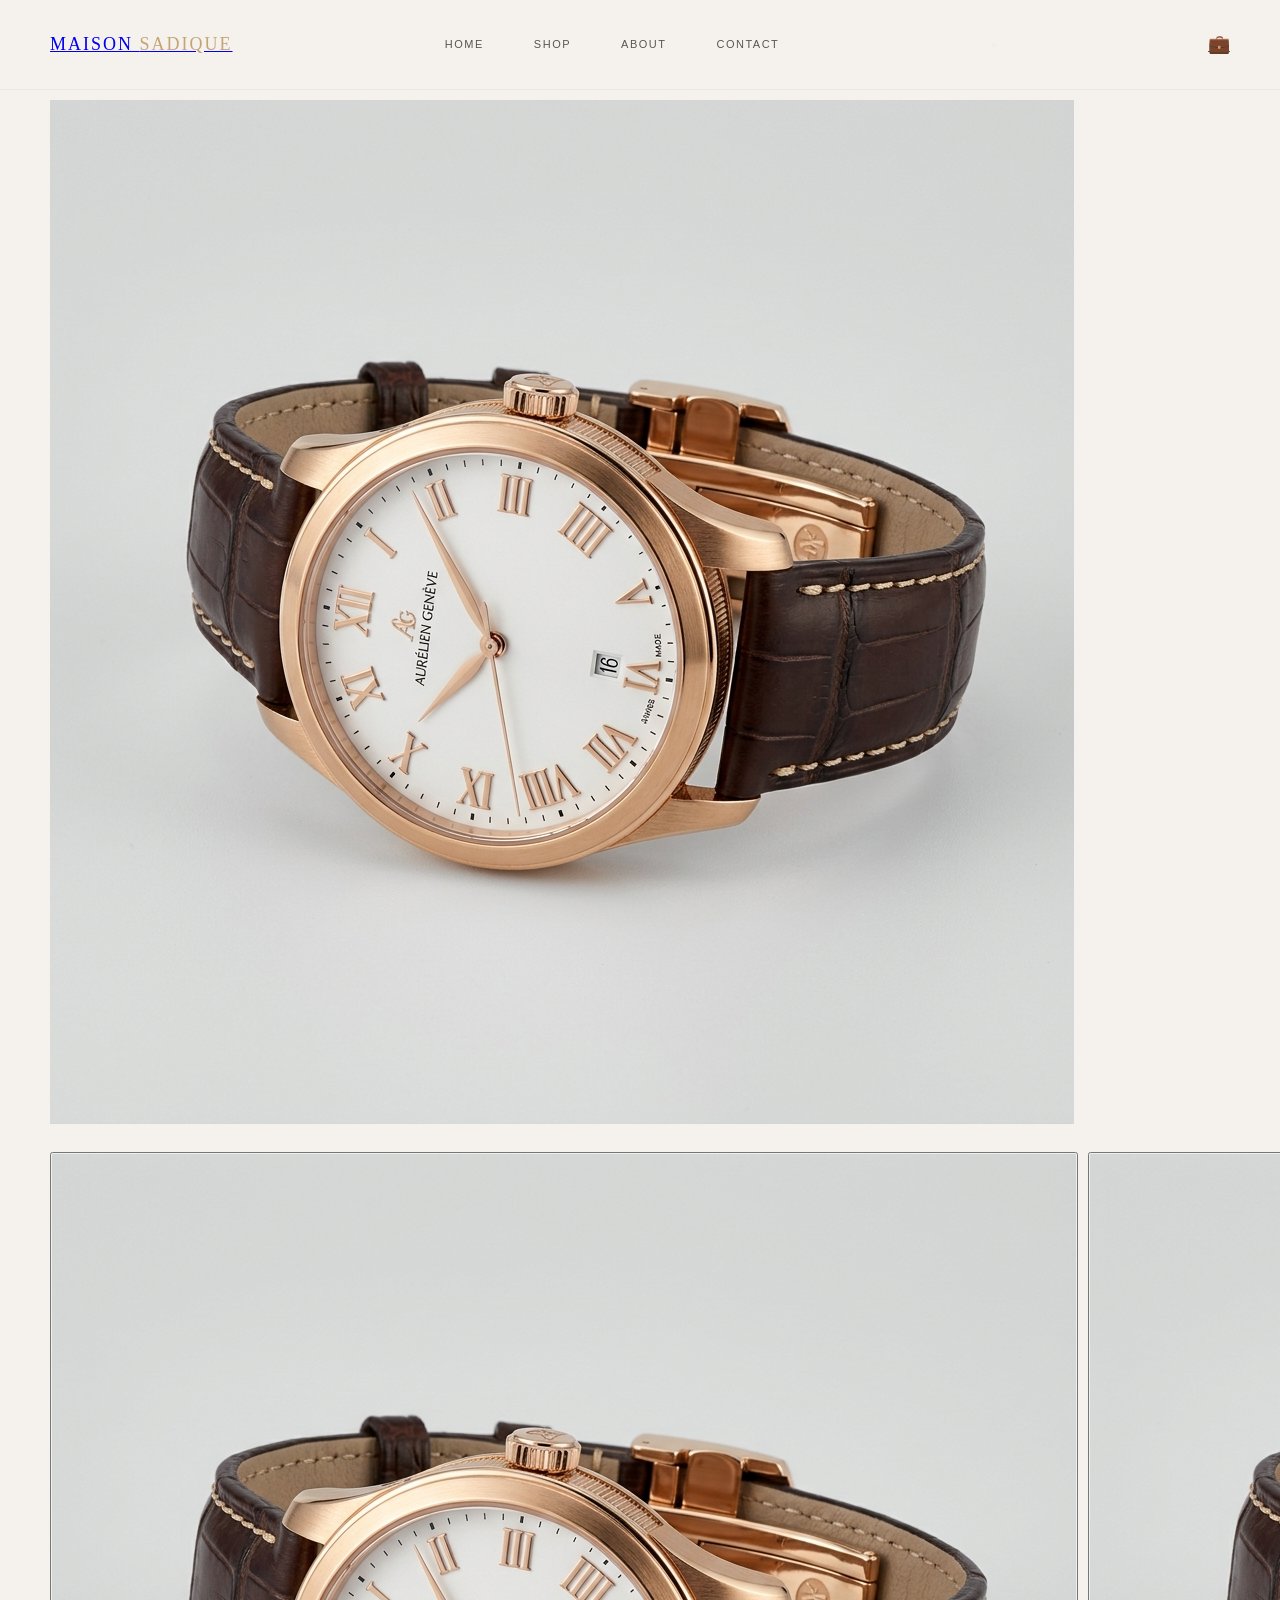
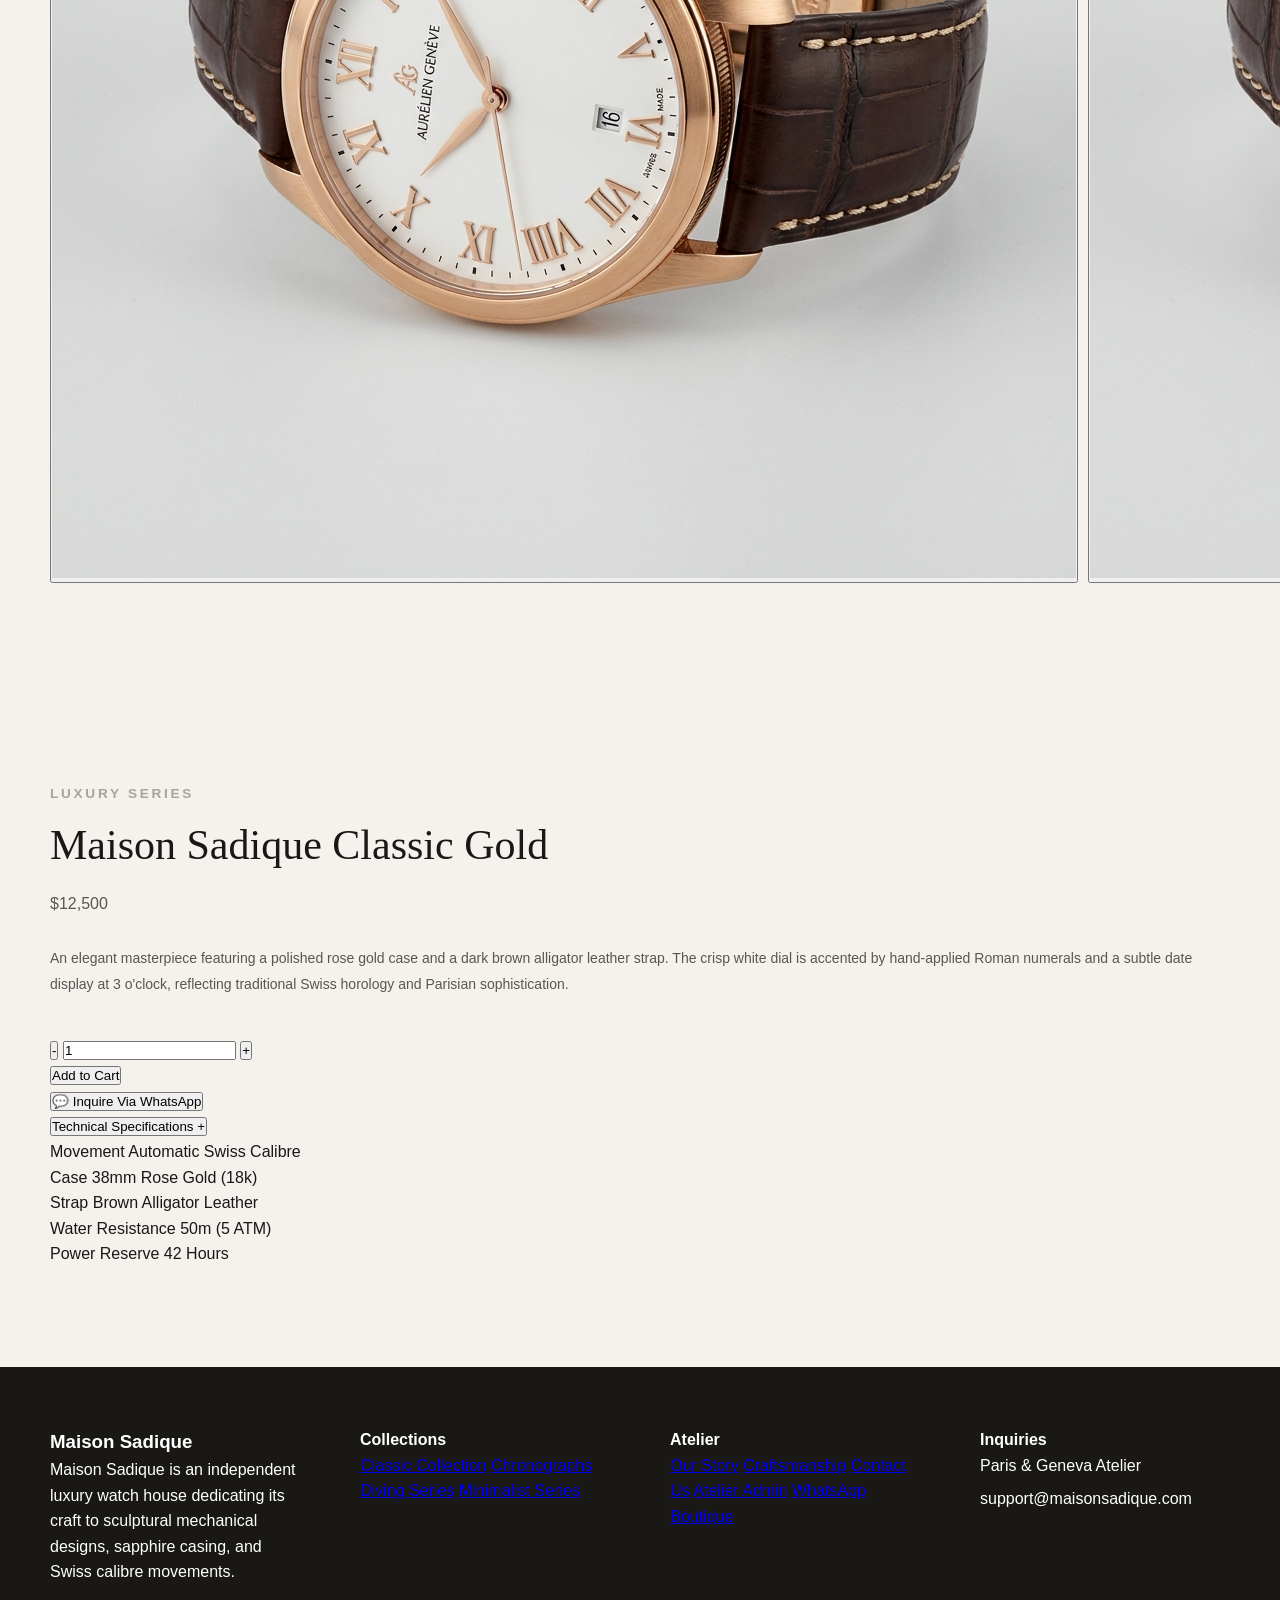
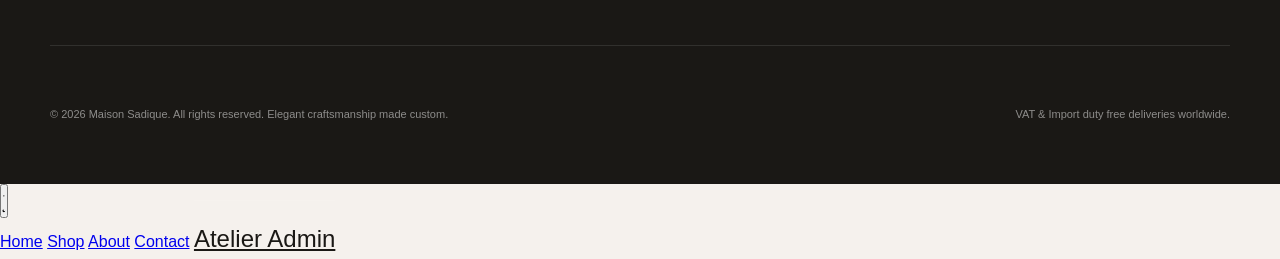
<file: product.html>
<!DOCTYPE html>
<html lang="en">
<head>
  <meta charset="UTF-8">
  <meta name="viewport" content="width=device-width, initial-scale=1.0">
  <meta name="description" content="Read full specifications and craftsmanship details of Maison Sadique luxury watch models. Add to cart or inquire directly with our boutique.">
  <title>Maison Sadique | Exquisite Watch Details</title>
  <link rel="stylesheet" href="styles.css">
</head>
<body>

  <!-- Premium Header -->
  <header>
    <a href="index.html" class="logo">Maison <span>Sadique</span></a>
    <nav>
      <a href="index.html">Home</a>
      <a href="shop.html">Shop</a>
      <a href="about.html">About</a>
      <a href="contact.html">Contact</a>
    </nav>
    <div class="nav-actions">
      <a href="cart.html" class="cart-icon" aria-label="View Shopping Cart">
        &#128188; <!-- Cart suitcase icon -->
        <span class="cart-badge" style="display: none;">0</span>
      </a>
    </div>
  </header>

  <main>
    <!-- Product Detail Container -->
    <div class="product-detail-container">
      
      <!-- Left: Watch Image Gallery -->
      <section class="product-gallery">
        <div class="product-main-image">
          <!-- Main Image dynamically targeted by app.js -->
          <img id="pdp-main-img" src="" alt="Luxury watch closeup">
        </div>
        
        <!-- Thumbnails Container dynamically targeted by app.js -->
        <div class="product-thumbnails" id="pdp-thumbnails">
          <!-- Thumbnail buttons injected dynamically -->
        </div>
      </section>

      <!-- Right: Meta Panel & Actions -->
      <section class="product-meta-panel">
        <span class="product-category" id="pdp-category" style="font-size: 0.85rem; letter-spacing: 0.2em; margin-bottom: 1rem; display: block;">Luxury Series</span>
        <h1 class="product-detail-name" id="pdp-name">Loading watch...</h1>
        <div class="product-detail-price" id="pdp-price">$0</div>
        
        <p class="product-detail-description" id="pdp-description">
          Loading the craftsmanship description of our premium horological timepieces...
        </p>

        <!-- Actions Row (Qty & Cart) -->
        <div class="action-row">
          <div class="qty-selector">
            <button class="qty-btn" id="pdp-minus" aria-label="Decrease quantity">-</button>
            <input type="text" class="qty-input" id="pdp-qty" value="1" readonly>
            <button class="qty-btn" id="pdp-plus" aria-label="Increase quantity">+</button>
          </div>
          <button class="btn-add-cart" id="pdp-add-cart">Add to Cart</button>
        </div>

        <!-- WhatsApp Inquire Button -->
        <button class="btn-whatsapp-inquire" id="pdp-wa-inquire">
          &#128172; <!-- Chat bubble icon -->
          Inquire Via WhatsApp
        </button>

        <!-- Specifications Accordion -->
        <div class="specs-accordion">
          <div class="accordion-item active">
            <button class="accordion-header" aria-expanded="true">
              <span>Technical Specifications</span>
              <span class="accordion-icon">&#43;</span> <!-- Plus character -->
            </button>
            <div class="accordion-content">
              <!-- Targeted specs list by app.js -->
              <div class="specs-list" id="pdp-specs-list">
                <!-- Dynamically rendered specification rows -->
              </div>
            </div>
          </div>
        </div>

      </section>

    </div>
  </main>

  <!-- Premium Footer -->
  <footer>
    <div class="footer-content">
      <div class="footer-info">
        <h3 class="footer-logo">Maison <span>Sadique</span></h3>
        <p class="footer-desc">
          Maison Sadique is an independent luxury watch house dedicating its craft to sculptural mechanical designs, sapphire casing, and Swiss calibre movements.
        </p>
      </div>
      <div class="footer-links-group">
        <h4 class="footer-links-title">Collections</h4>
        <div class="footer-links">
          <a href="shop.html">Classic Collection</a>
          <a href="shop.html">Chronographs</a>
          <a href="shop.html">Diving Series</a>
          <a href="shop.html">Minimalist Series</a>
        </div>
      </div>
      <div class="footer-links-group">
        <h4 class="footer-links-title">Atelier</h4>
        <div class="footer-links">
          <a href="about.html">Our Story</a>
          <a href="about.html">Craftsmanship</a>
          <a href="contact.html">Contact Us</a>
          <a href="admin.html">Atelier Admin</a>
          <a href="https://wa.me/447123456789" target="_blank">WhatsApp Boutique</a>
        </div>
      </div>
      <div class="footer-links-group">
        <h4 class="footer-links-title">Inquiries</h4>
        <div class="footer-links">
          <span style="color: var(--text-secondary); display: block; margin-bottom: 0.5rem;">Paris & Geneva Atelier</span>
          <span style="color: var(--text-secondary); display: block;">support@maisonsadique.com</span>
        </div>
      </div>
    </div>
    
    <div class="footer-bottom">
      <p>&copy; 2026 Maison Sadique. All rights reserved. Elegant craftsmanship made custom.</p>
      <p>VAT & Import duty free deliveries worldwide.</p>
    </div>
  </footer>

  <script src="app.js"></script>
</body>
</html>
</file>
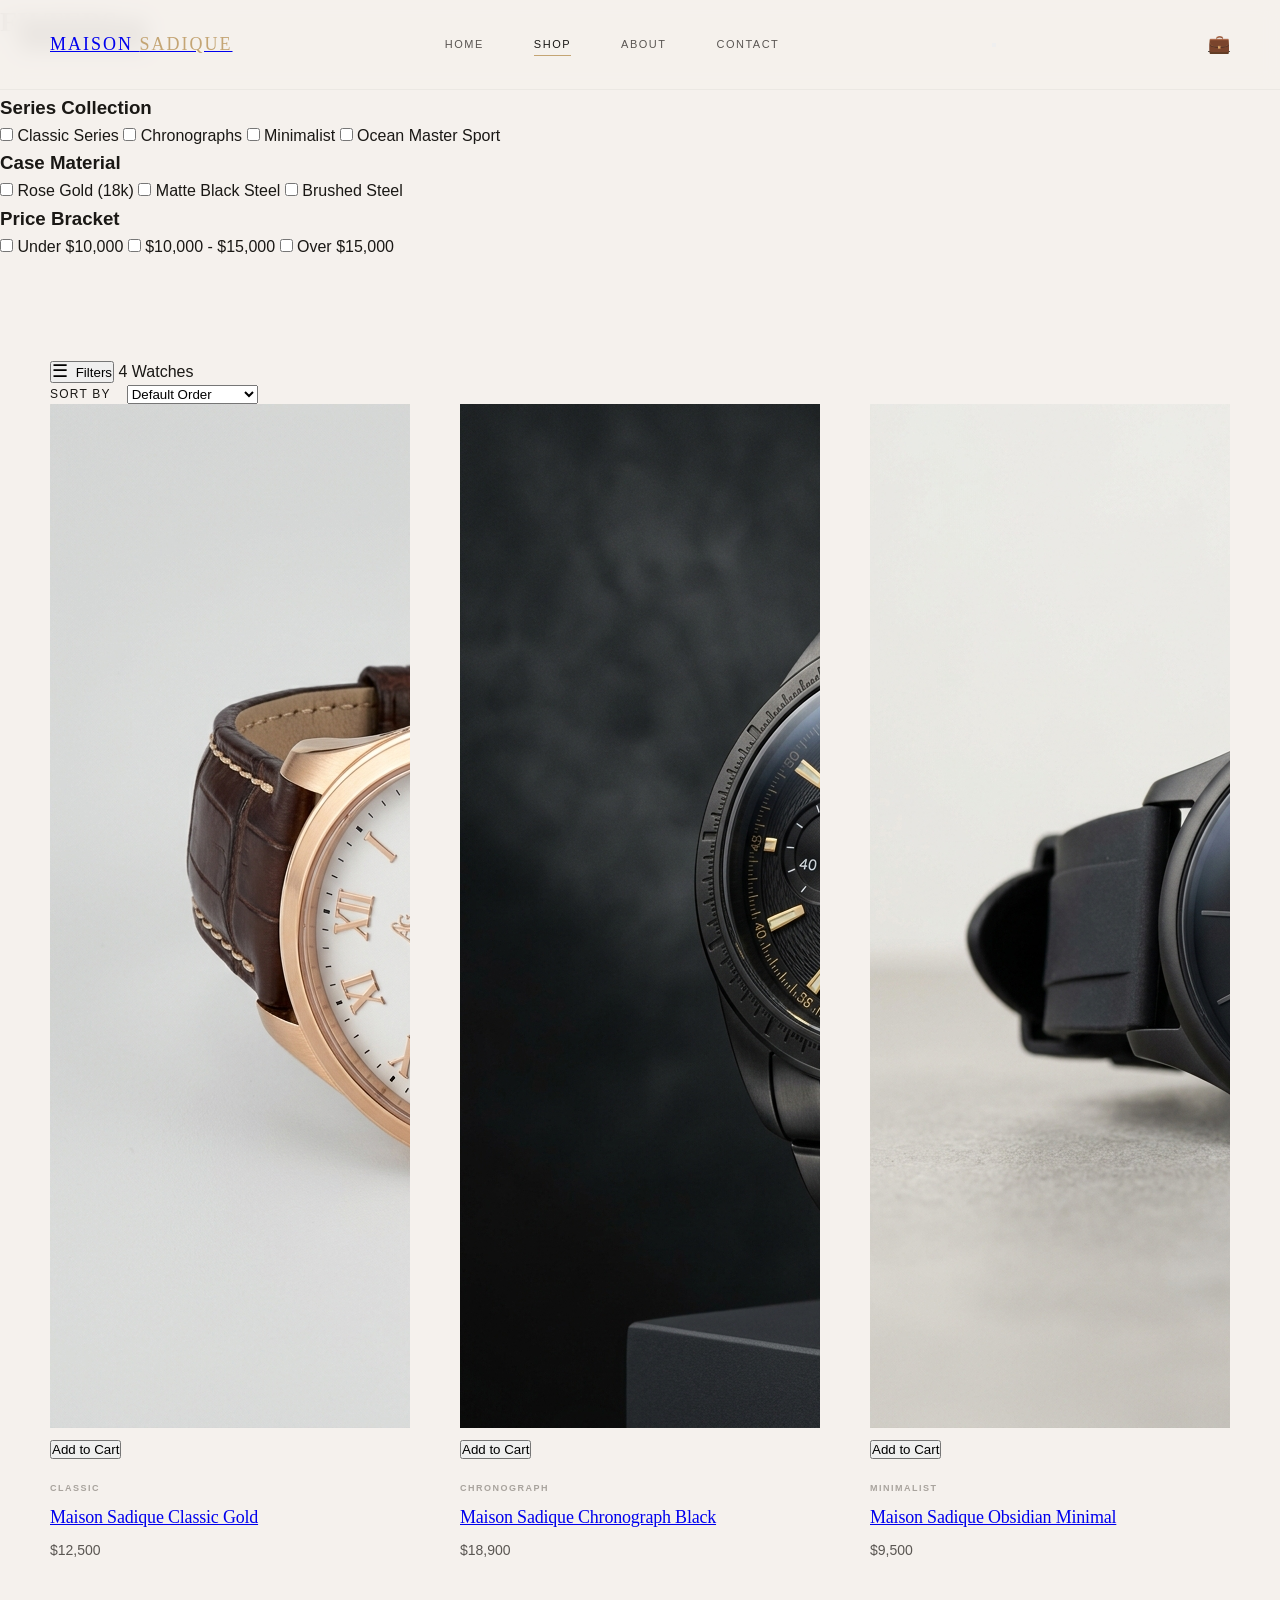
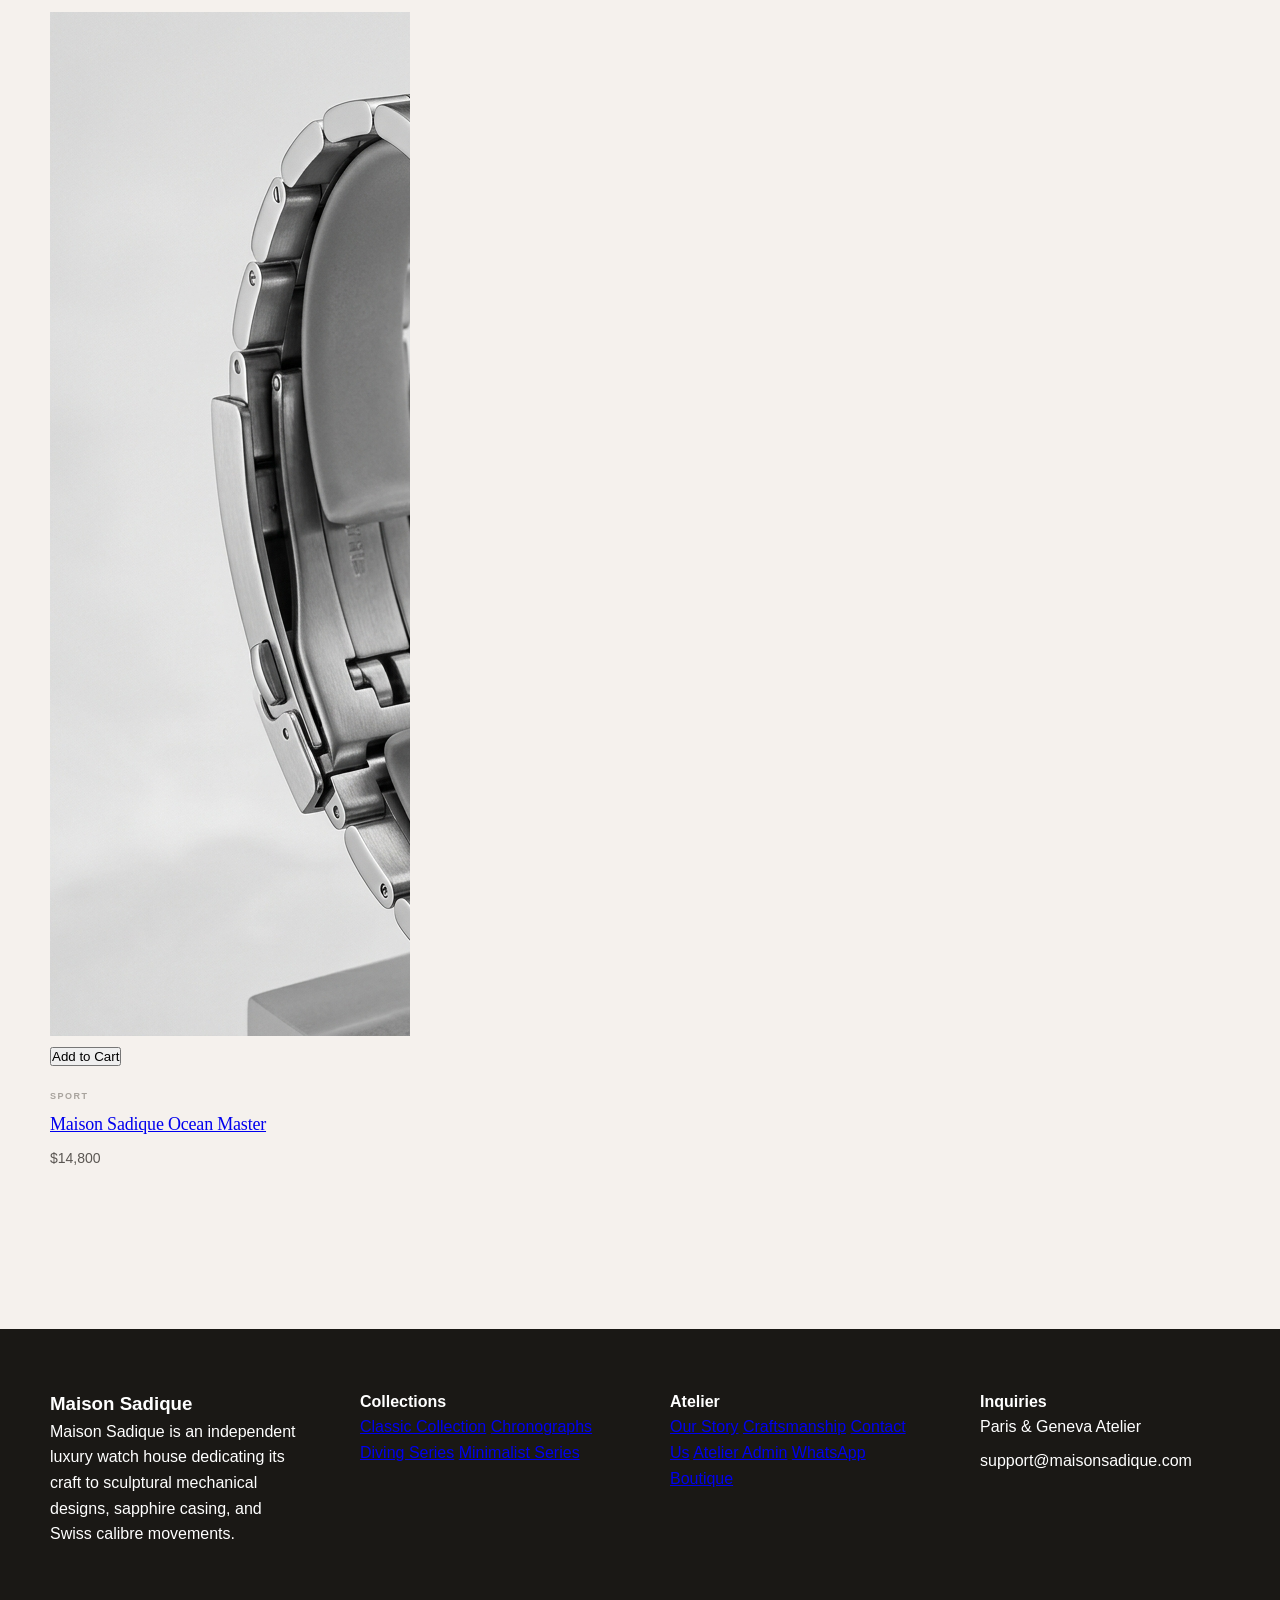
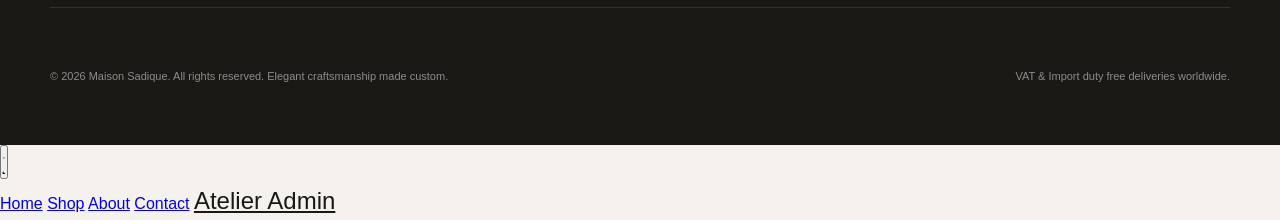
<file: shop.html>
<!DOCTYPE html>
<html lang="en">
<head>
  <meta charset="UTF-8">
  <meta name="viewport" content="width=device-width, initial-scale=1.0">
  <meta name="description" content="Explore Maison Sadique luxury watch collections. Filter our chronographs, classic gold watches, minimalist obsidian, and professional diving watches.">
  <title>Maison Sadique | Exquisite Watch Collections</title>
  <link rel="stylesheet" href="styles.css">
</head>
<body>

  <!-- Premium Header -->
  <header>
    <a href="index.html" class="logo">Maison <span>Sadique</span></a>
    <nav>
      <a href="index.html">Home</a>
      <a href="shop.html" class="active">Shop</a>
      <a href="about.html">About</a>
      <a href="contact.html">Contact</a>
    </nav>
    <div class="nav-actions">
      <a href="cart.html" class="cart-icon" aria-label="View Shopping Cart">
        &#128188; <!-- Cart suitcase icon -->
        <span class="cart-badge" style="display: none;">0</span>
      </a>
    </div>
  </header>

  <main>
    <!-- Catalog Layout -->
    <div class="shop-container">
      
      <!-- Faceted Search Sidebar -->
      <aside class="filters-sidebar">
        <h2 style="font-family: var(--font-serif); font-size: 1.75rem; text-transform: uppercase; margin-bottom: 2rem; border-bottom: 1px solid var(--border-color); padding-bottom: 1rem;">Filters</h2>
        
        <!-- Category Filter -->
        <div class="filter-group">
          <h3 class="filter-title">Series Collection</h3>
          <div class="filter-options">
            <label class="filter-checkbox">
              <input type="checkbox" name="category" value="Classic">
              <span>Classic Series</span>
            </label>
            <label class="filter-checkbox">
              <input type="checkbox" name="category" value="Chronograph">
              <span>Chronographs</span>
            </label>
            <label class="filter-checkbox">
              <input type="checkbox" name="category" value="Minimalist">
              <span>Minimalist</span>
            </label>
            <label class="filter-checkbox">
              <input type="checkbox" name="category" value="Sport">
              <span>Ocean Master Sport</span>
            </label>
          </div>
        </div>
        
        <!-- Case Metal/Material Filter -->
        <div class="filter-group">
          <h3 class="filter-title">Case Material</h3>
          <div class="filter-options">
            <label class="filter-checkbox">
              <input type="checkbox" name="material" value="Gold">
              <span>Rose Gold (18k)</span>
            </label>
            <label class="filter-checkbox">
              <input type="checkbox" name="material" value="Black">
              <span>Matte Black Steel</span>
            </label>
            <label class="filter-checkbox">
              <input type="checkbox" name="material" value="Stainless">
              <span>Brushed Steel</span>
            </label>
          </div>
        </div>

        <!-- Price Range Filter -->
        <div class="filter-group">
          <h3 class="filter-title">Price Bracket</h3>
          <div class="filter-options">
            <label class="filter-checkbox">
              <input type="checkbox" name="price" value="under-10k">
              <span>Under $10,000</span>
            </label>
            <label class="filter-checkbox">
              <input type="checkbox" name="price" value="10k-15k">
              <span>$10,000 - $15,000</span>
            </label>
            <label class="filter-checkbox">
              <input type="checkbox" name="price" value="over-15k">
              <span>Over $15,000</span>
            </label>
          </div>
        </div>
      </aside>

      <!-- Main Products Display -->
      <section>
        <!-- Grid Controls -->
        <div class="shop-controls">
          <span class="results-count" id="catalog-count">0 Watches</span>
          
          <div style="display: flex; align-items: center; gap: 1rem;">
            <label for="catalog-sort" style="font-size: 0.75rem; letter-spacing: 0.1em; text-transform: uppercase; color: var(--text-secondary);">Sort By</label>
            <select class="sort-select" id="catalog-sort">
              <option value="default">Default Order</option>
              <option value="price-low">Price: Low to High</option>
              <option value="price-high">Price: High to Low</option>
            </select>
          </div>
        </div>

        <!-- Target Grid for app.js Catalog rendering -->
        <div class="products-grid" id="catalog-grid">
          <!-- Catalog items will be injected dynamically -->
        </div>
      </section>

    </div>
  </main>

  <!-- Premium Footer -->
  <footer>
    <div class="footer-content">
      <div class="footer-info">
        <h3 class="footer-logo">Maison <span>Sadique</span></h3>
        <p class="footer-desc">
          Maison Sadique is an independent luxury watch house dedicating its craft to sculptural mechanical designs, sapphire casing, and Swiss calibre movements.
        </p>
      </div>
      <div class="footer-links-group">
        <h4 class="footer-links-title">Collections</h4>
        <div class="footer-links">
          <a href="shop.html">Classic Collection</a>
          <a href="shop.html">Chronographs</a>
          <a href="shop.html">Diving Series</a>
          <a href="shop.html">Minimalist Series</a>
        </div>
      </div>
      <div class="footer-links-group">
        <h4 class="footer-links-title">Atelier</h4>
        <div class="footer-links">
          <a href="about.html">Our Story</a>
          <a href="about.html">Craftsmanship</a>
          <a href="contact.html">Contact Us</a>
          <a href="admin.html">Atelier Admin</a>
          <a href="https://wa.me/447123456789" target="_blank">WhatsApp Boutique</a>
        </div>
      </div>
      <div class="footer-links-group">
        <h4 class="footer-links-title">Inquiries</h4>
        <div class="footer-links">
          <span style="color: var(--text-secondary); display: block; margin-bottom: 0.5rem;">Paris & Geneva Atelier</span>
          <span style="color: var(--text-secondary); display: block;">support@maisonsadique.com</span>
        </div>
      </div>
    </div>
    
    <div class="footer-bottom">
      <p>&copy; 2026 Maison Sadique. All rights reserved. Elegant craftsmanship made custom.</p>
      <p>VAT & Import duty free deliveries worldwide.</p>
    </div>
  </footer>

  <script src="app.js"></script>
</body>
</html>
</file>
<file: styles.css>
:root {
  --color-cream: #f5f1ed;
  --color-white: #ffffff;
  --color-light-gray: #ebe8e3;
  --color-gray: #a8a39d;
  --color-dark-gray: #5a5652;
  --color-black: #1a1815;
  --color-accent: #c4a574;
  
  --font-serif: 'Playfair Display', Georgia, serif;
  --font-sans: -apple-system, BlinkMacSystemFont, 'Segoe UI', Helvetica, Arial, sans-serif;
  
  --transition: 0.4s ease;
}

* {
  margin: 0;
  padding: 0;
  box-sizing: border-box;
}

html, body {
  background: var(--color-cream);
  color: var(--color-black);
  font-family: var(--font-sans);
  line-height: 1.6;
  -webkit-font-smoothing: antialiased;
}

/* HEADER */
header {
  position: fixed;
  top: 0;
  width: 100%;
  height: 90px;
  display: flex;
  align-items: center;
  justify-content: space-between;
  padding: 0 50px;
  background: rgba(245, 241, 237, 0.95);
  border-bottom: 1px solid var(--color-light-gray);
  z-index: 1000;
  backdrop-filter: blur(10px);
}

.logo {
  font-family: var(--font-serif);
  font-size: 18px;
  font-weight: 400;
  letter-spacing: 2px;
  text-transform: uppercase;
}

.logo span {
  color: var(--color-accent);
}

nav {
  display: flex;
  gap: 50px;
  align-items: center;
}

nav a {
  font-size: 11px;
  letter-spacing: 1.5px;
  text-transform: uppercase;
  color: var(--color-dark-gray);
  text-decoration: none;
  position: relative;
  transition: color var(--transition);
  font-weight: 500;
}

nav a::after {
  content: '';
  position: absolute;
  bottom: -3px;
  left: 0;
  width: 100%;
  height: 1px;
  background: var(--color-accent);
  transform: scaleX(0);
  transform-origin: left;
  transition: transform var(--transition);
}

nav a:hover::after,
nav a.active::after {
  transform: scaleX(1);
}

nav a:hover,
nav a.active {
  color: var(--color-black);
}

.nav-right {
  display: flex;
  gap: 30px;
  align-items: center;
}

.cart-icon {
  cursor: pointer;
  font-size: 18px;
  color: var(--color-dark-gray);
  transition: color var(--transition);
  position: relative;
}

.cart-icon:hover {
  color: var(--color-black);
}

.cart-badge {
  position: absolute;
  top: -8px;
  right: -10px;
  background: var(--color-accent);
  color: var(--color-white);
  width: 18px;
  height: 18px;
  border-radius: 50%;
  display: flex;
  align-items: center;
  justify-content: center;
  font-size: 9px;
  font-weight: 700;
}

/* HERO */
.hero {
  margin-top: 90px;
  min-height: calc(100vh - 90px);
  display: flex;
  align-items: center;
  justify-content: center;
  padding: 80px 50px;
  background: var(--color-cream);
  position: relative;
  overflow: hidden;
}

.hero-background {
  position: absolute;
  top: 0;
  right: 0;
  width: 100%;
  height: 100%;
  z-index: 0;
  opacity: 0.04;
}

.hero-background img {
  width: 100%;
  height: 100%;
  object-fit: cover;
}

.hero-content {
  position: relative;
  z-index: 1;
  max-width: 700px;
  text-align: center;
}

.hero-tagline {
  font-size: 10px;
  letter-spacing: 3px;
  text-transform: uppercase;
  color: var(--color-gray);
  margin-bottom: 30px;
  font-weight: 600;
}

.hero-title {
  font-family: var(--font-serif);
  font-size: 92px;
  font-weight: 300;
  line-height: 1.1;
  margin-bottom: 30px;
  letter-spacing: -1px;
  color: var(--color-black);
}

.hero-description {
  font-size: 15px;
  color: var(--color-dark-gray);
  line-height: 1.8;
  margin-bottom: 40px;
}

.hero-link {
  color: var(--color-accent);
  text-decoration: none;
  font-size: 12px;
  letter-spacing: 1.5px;
  text-transform: uppercase;
  font-weight: 600;
  position: relative;
  display: inline-block;
  transition: color var(--transition);
}

.hero-link::after {
  content: '';
  position: absolute;
  bottom: -4px;
  left: 0;
  width: 100%;
  height: 1px;
  background: var(--color-accent);
  transform: scaleX(0);
  transform-origin: left;
  transition: transform var(--transition);
}

.hero-link:hover {
  color: var(--color-black);
}

.hero-link:hover::after {
  transform: scaleX(1);
}

/* SECTIONS */
section {
  padding: 100px 50px;
  background: var(--color-cream);
}

.section-label {
  font-size: 10px;
  letter-spacing: 2px;
  text-transform: uppercase;
  color: var(--color-gray);
  margin-bottom: 20px;
  font-weight: 600;
  text-align: center;
}

.section-title {
  font-family: var(--font-serif);
  font-size: 56px;
  font-weight: 300;
  text-align: center;
  margin-bottom: 80px;
  letter-spacing: -0.5px;
}

/* SHOWCASE */
.showcase {
  display: grid;
  grid-template-columns: 1fr 1fr;
  gap: 80px;
  align-items: center;
  max-width: 1300px;
  margin: 0 auto;
}

.showcase-image {
  width: 100%;
  aspect-ratio: 3/4;
  background: var(--color-white);
  overflow: hidden;
}

.showcase-image img {
  width: 100%;
  height: 100%;
  object-fit: cover;
  transition: transform var(--transition);
}

.showcase:hover .showcase-image img {
  transform: scale(1.01);
}

.showcase-content {
  display: flex;
  flex-direction: column;
  gap: 25px;
}

.showcase-title {
  font-family: var(--font-serif);
  font-size: 42px;
  font-weight: 300;
  line-height: 1.25;
  letter-spacing: -0.3px;
}

.showcase-description {
  font-size: 15px;
  color: var(--color-dark-gray);
  line-height: 1.8;
}

/* PRODUCTS GRID */
.products-section {
  padding: 100px 50px;
}

.products-grid {
  display: grid;
  grid-template-columns: repeat(3, 1fr);
  gap: 50px;
  max-width: 1400px;
  margin: 0 auto;
  margin-bottom: 60px;
}

.product-card {
  background: transparent;
  overflow: hidden;
  display: flex;
  flex-direction: column;
  gap: 20px;
}

.product-image {
  width: 100%;
  aspect-ratio: 3/4;
  background: var(--color-white);
  overflow: hidden;
  position: relative;
}

.product-image img {
  width: 100%;
  height: 100%;
  object-fit: cover;
  transition: transform var(--transition);
}

.product-card:hover .product-image img {
  transform: scale(1.02);
}

.product-badge {
  position: absolute;
  top: 20px;
  left: 20px;
  background: var(--color-black);
  color: var(--color-white);
  font-size: 9px;
  letter-spacing: 1.5px;
  text-transform: uppercase;
  padding: 8px 14px;
  font-weight: 700;
}

.product-info {
  display: flex;
  flex-direction: column;
  gap: 10px;
}

.product-category {
  font-size: 9px;
  letter-spacing: 1.5px;
  text-transform: uppercase;
  color: var(--color-gray);
  font-weight: 700;
}

.product-name {
  font-family: var(--font-serif);
  font-size: 18px;
  font-weight: 300;
  line-height: 1.3;
  letter-spacing: -0.2px;
}

.product-name a {
  text-decoration: none;
  color: var(--color-black);
  transition: color var(--transition);
}

.product-name a:hover {
  color: var(--color-accent);
}

.product-price {
  font-size: 14px;
  font-weight: 500;
  color: var(--color-dark-gray);
}

.view-all {
  text-align: center;
}

.view-all-link {
  color: var(--color-accent);
  text-decoration: none;
  font-size: 12px;
  letter-spacing: 1.5px;
  text-transform: uppercase;
  font-weight: 600;
  position: relative;
  display: inline-block;
  transition: color var(--transition);
}

.view-all-link::after {
  content: '';
  position: absolute;
  bottom: -4px;
  left: 0;
  width: 100%;
  height: 1px;
  background: var(--color-accent);
  transform: scaleX(0);
  transform-origin: left;
  transition: transform var(--transition);
}

.view-all-link:hover {
  color: var(--color-black);
}

.view-all-link:hover::after {
  transform: scaleX(1);
}

/* BESPOKE SECTION */
.bespoke-section {
  padding: 100px 50px;
  text-align: center;
}

.bespoke-title {
  font-family: var(--font-serif);
  font-size: 56px;
  font-weight: 300;
  margin-bottom: 40px;
  letter-spacing: -0.5px;
}

.bespoke-description {
  font-size: 15px;
  color: var(--color-dark-gray);
  line-height: 1.8;
  max-width: 700px;
  margin: 0 auto 40px;
}

.bespoke-link {
  color: var(--color-accent);
  text-decoration: none;
  font-size: 12px;
  letter-spacing: 1.5px;
  text-transform: uppercase;
  font-weight: 600;
  position: relative;
  display: inline-block;
  transition: color var(--transition);
}

.bespoke-link::after {
  content: '';
  position: absolute;
  bottom: -4px;
  left: 0;
  width: 100%;
  height: 1px;
  background: var(--color-accent);
  transform: scaleX(0);
  transform-origin: left;
  transition: transform var(--transition);
}

.bespoke-link:hover {
  color: var(--color-black);
}

.bespoke-link:hover::after {
  transform: scaleX(1);
}

/* FOOTER */
footer {
  background: var(--color-black);
  color: var(--color-white);
  padding: 60px 50px;
}

.footer-content {
  max-width: 1300px;
  margin: 0 auto;
  display: grid;
  grid-template-columns: repeat(4, 1fr);
  gap: 60px;
  margin-bottom: 60px;
  padding-bottom: 60px;
  border-bottom: 1px solid rgba(255, 255, 255, 0.1);
}

.footer-section h4 {
  font-size: 10px;
  letter-spacing: 2px;
  text-transform: uppercase;
  margin-bottom: 20px;
  font-weight: 600;
}

.footer-section ul {
  list-style: none;
}

.footer-section li {
  margin-bottom: 12px;
}

.footer-section a {
  color: rgba(255, 255, 255, 0.6);
  text-decoration: none;
  font-size: 13px;
  transition: color var(--transition);
}

.footer-section a:hover {
  color: var(--color-white);
}

.footer-bottom {
  display: flex;
  justify-content: space-between;
  align-items: center;
  font-size: 11px;
  color: rgba(255, 255, 255, 0.5);
  max-width: 1300px;
  margin: 0 auto;
}

/* CART & PRODUCT PAGES */
.product-detail {
  display: grid;
  grid-template-columns: 1.2fr 1fr;
  gap: 60px;
  max-width: 1300px;
  margin: 0 auto;
  padding: 100px 50px;
  margin-top: 90px;
}

.product-gallery {
  display: flex;
  flex-direction: column;
  gap: 20px;
}

.product-main {
  width: 100%;
  aspect-ratio: 3/4;
  background: var(--color-white);
  overflow: hidden;
}

.product-main img {
  width: 100%;
  height: 100%;
  object-fit: cover;
  transition: transform var(--transition);
}

.product-main:hover img {
  transform: scale(1.02);
}

.product-thumbnails {
  display: grid;
  grid-template-columns: repeat(4, 1fr);
  gap: 10px;
}

.thumbnail {
  aspect-ratio: 1;
  background: var(--color-white);
  overflow: hidden;
  cursor: pointer;
  opacity: 0.5;
  transition: opacity var(--transition);
}

.thumbnail:hover,
.thumbnail.active {
  opacity: 1;
}

.thumbnail img {
  width: 100%;
  height: 100%;
  object-fit: cover;
}

.product-details {
  display: flex;
  flex-direction: column;
}

.product-detail-name {
  font-family: var(--font-serif);
  font-size: 42px;
  font-weight: 300;
  margin-bottom: 20px;
  line-height: 1.2;
}

.product-detail-price {
  font-size: 16px;
  font-weight: 500;
  margin-bottom: 30px;
  color: var(--color-dark-gray);
}

.product-detail-description {
  font-size: 14px;
  color: var(--color-dark-gray);
  line-height: 1.8;
  margin-bottom: 40px;
}

/* RESPONSIVE */
@media (max-width: 768px) {
  header {
    padding: 0 30px;
    height: 70px;
  }

  nav {
    display: none;
  }

  .hero-title {
    font-size: 48px;
  }

  section {
    padding: 60px 30px;
  }

  .showcase {
    grid-template-columns: 1fr;
    gap: 40px;
  }

  .products-grid {
    grid-template-columns: repeat(2, 1fr);
    gap: 30px;
  }

  .product-detail {
    grid-template-columns: 1fr;
  }

  .product-thumbnails {
    grid-template-columns: repeat(3, 1fr);
  }

  .footer-content {
    grid-template-columns: repeat(2, 1fr);
    gap: 40px;
  }
}

@media (max-width: 480px) {
  header {
    padding: 0 20px;
  }

  .logo {
    font-size: 14px;
  }

  .hero-title {
    font-size: 32px;
  }

  .section-title {
    font-size: 32px;
  }

  section {
    padding: 40px 20px;
  }

  .products-grid {
    grid-template-columns: 1fr;
    gap: 20px;
  }

  .product-thumbnails {
    grid-template-columns: repeat(2, 1fr);
  }

  .footer-content {
    grid-template-columns: 1fr;
  }
}
</file>
